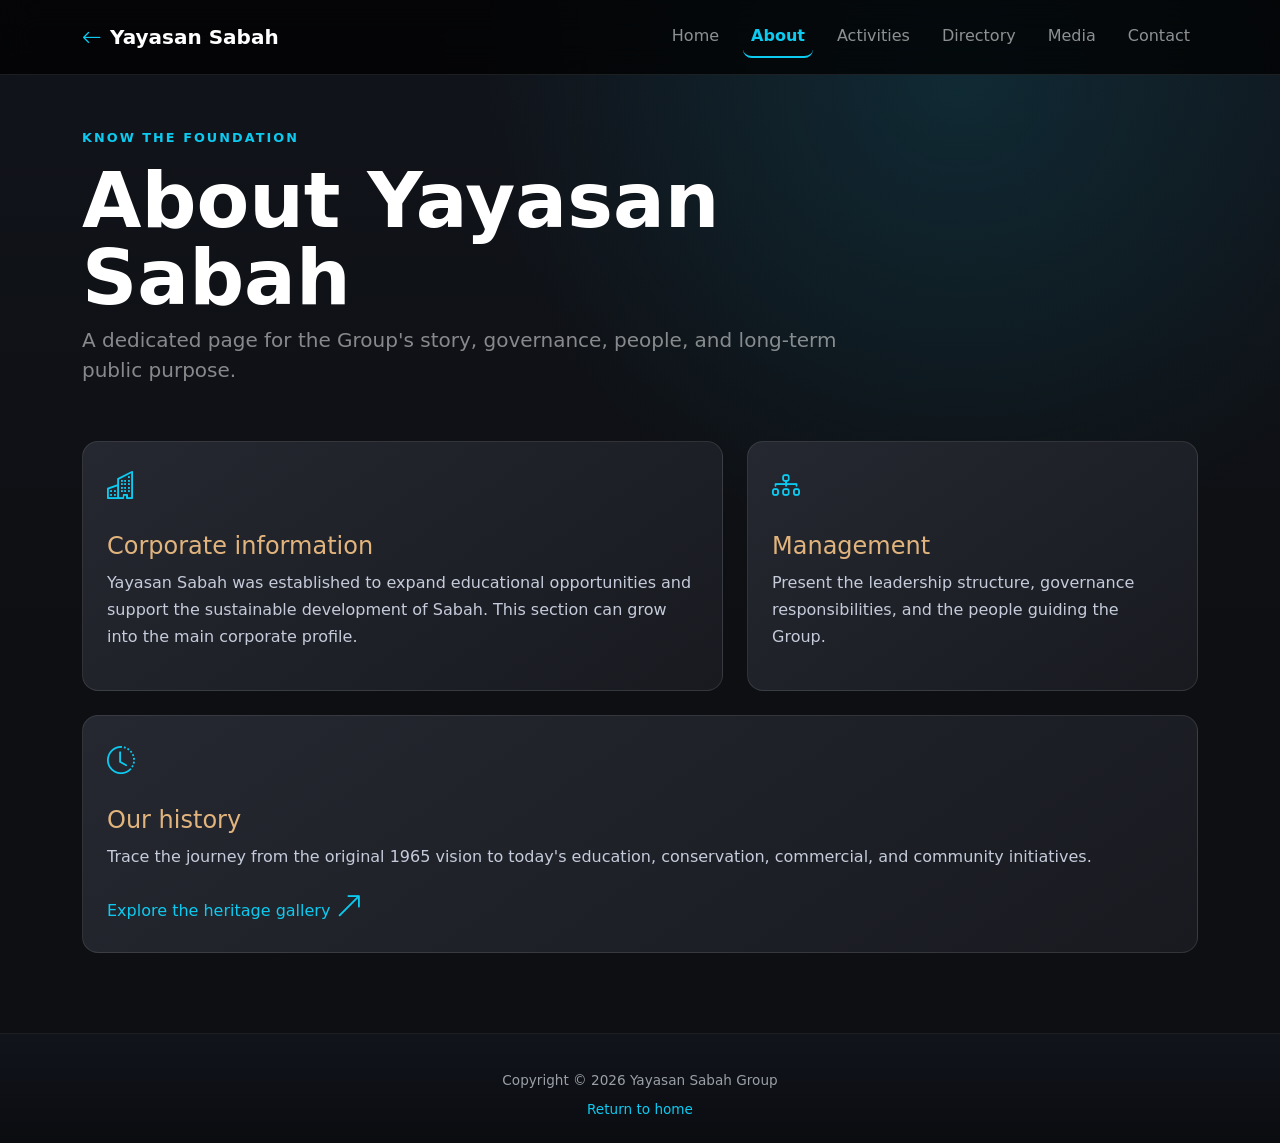
<file: about.html>
<!DOCTYPE html>
<html lang="en"><head><meta charset="UTF-8"><meta name="viewport" content="width=device-width, initial-scale=1.0"><title>About | Yayasan Sabah</title><link href="https://cdn.jsdelivr.net/npm/bootstrap@5.3.3/dist/css/bootstrap.min.css" rel="stylesheet"><link rel="stylesheet" href="https://cdn.jsdelivr.net/npm/bootstrap-icons@1.11.3/font/bootstrap-icons.min.css"><link rel="stylesheet" href="example.css"></head>
<body class="inner-page"><header class="fixed-top"><nav class="navbar navbar-expand-lg navbar-dark bg-black bg-opacity-75 backdrop-blur border-bottom border-white border-opacity-10 py-3 px-3 px-xl-5"><div class="container"><a class="navbar-brand fw-bold" href="index.html"><i class="bi bi-arrow-left me-2 text-info"></i>Yayasan Sabah</a><button class="navbar-toggler" data-bs-toggle="collapse" data-bs-target="#pageNav" aria-label="Toggle navigation"><span class="navbar-toggler-icon"></span></button><div id="pageNav" class="collapse navbar-collapse"><div class="navbar-nav ms-auto gap-lg-3"><a class="nav-link" href="index.html">Home</a><a class="nav-link active" href="about.html">About</a><a class="nav-link" href="activities.html">Activities</a><a class="nav-link" href="directory.html">Directory</a><a class="nav-link" href="media.html">Media</a><a class="nav-link" href="contact.html">Contact</a></div></div></div></nav></header>
<main class="inner-page-main"><div class="container"><div class="inner-page-hero"><p class="inner-page-kicker">Know the foundation</p><h1 class="inner-page-title">About Yayasan Sabah</h1><p class="lead text-white-50">A dedicated page for the Group's story, governance, people, and long-term public purpose.</p></div><div class="row g-4"><div class="col-lg-7"><article class="inner-page-card" id="corporate-info"><i class="bi bi-buildings"></i><h2 class="h4 mt-4">Corporate information</h2><p>Yayasan Sabah was established to expand educational opportunities and support the sustainable development of Sabah. This section can grow into the main corporate profile.</p></article></div><div class="col-lg-5"><article class="inner-page-card" id="management"><i class="bi bi-diagram-3"></i><h2 class="h4 mt-4">Management</h2><p>Present the leadership structure, governance responsibilities, and the people guiding the Group.</p></article></div><div class="col-12"><article class="inner-page-card" id="history"><i class="bi bi-clock-history"></i><h2 class="h4 mt-4">Our history</h2><p>Trace the journey from the original 1965 vision to today's education, conservation, commercial, and community initiatives.</p><a class="inner-page-link" href="gallery.html">Explore the heritage gallery <i class="bi bi-arrow-up-right"></i></a></article></div></div></div></main><footer class="site-footer text-center"><p class="mb-2">Copyright &copy; 2026 Yayasan Sabah Group</p><a class="inner-page-link" href="index.html">Return to home</a></footer><script src="https://cdn.jsdelivr.net/npm/bootstrap@5.3.3/dist/js/bootstrap.bundle.min.js"></script><script src="js/app.js"></script></body></html>
</file>
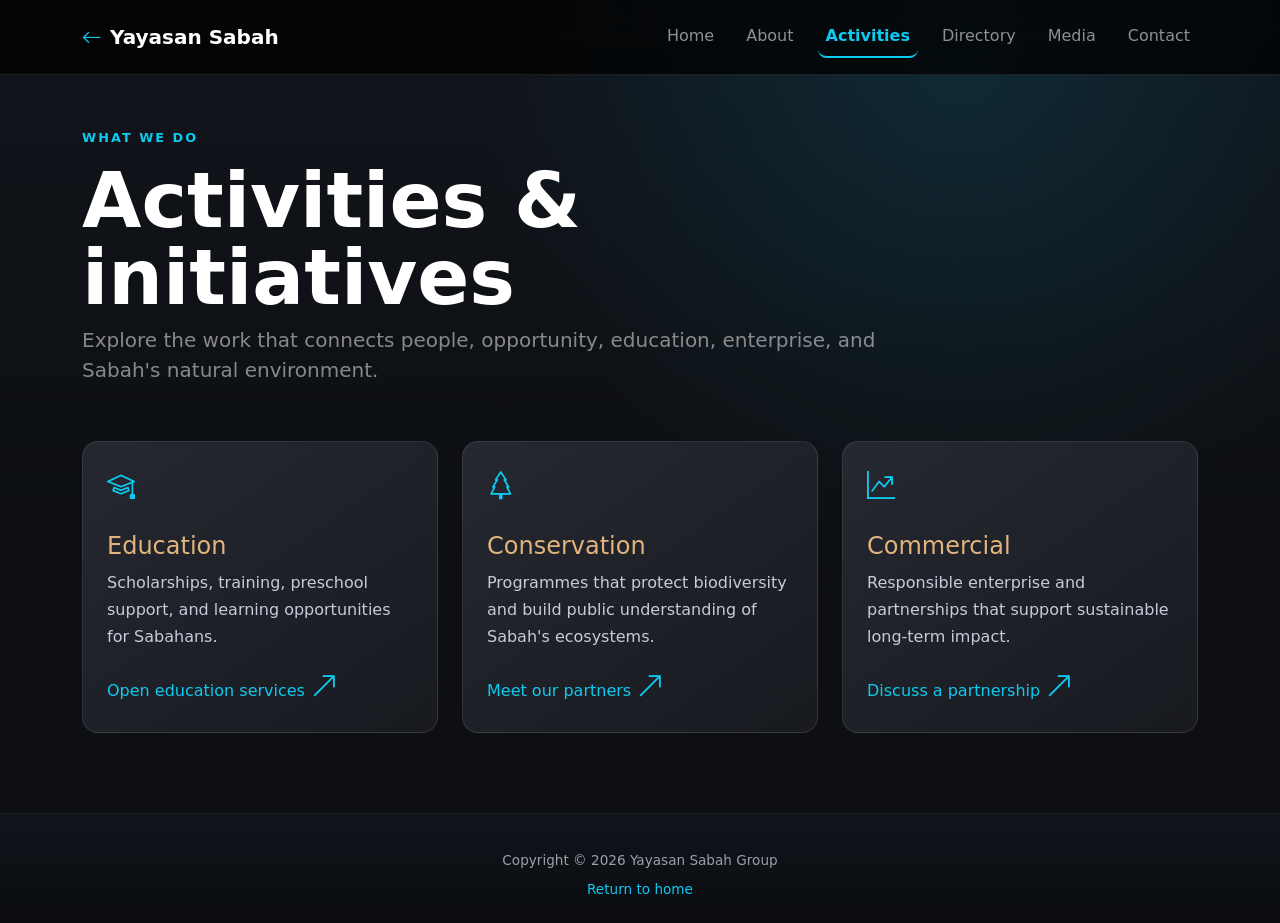
<file: activities.html>
<!DOCTYPE html>
<html lang="en"><head><meta charset="UTF-8"><meta name="viewport" content="width=device-width, initial-scale=1.0"><title>Activities | Yayasan Sabah</title><link href="https://cdn.jsdelivr.net/npm/bootstrap@5.3.3/dist/css/bootstrap.min.css" rel="stylesheet"><link rel="stylesheet" href="https://cdn.jsdelivr.net/npm/bootstrap-icons@1.11.3/font/bootstrap-icons.min.css"><link rel="stylesheet" href="example.css"></head>
<body class="inner-page"><header class="fixed-top"><nav class="navbar navbar-expand-lg navbar-dark bg-black bg-opacity-75 backdrop-blur border-bottom border-white border-opacity-10 py-3 px-3 px-xl-5"><div class="container"><a class="navbar-brand fw-bold" href="index.html"><i class="bi bi-arrow-left me-2 text-info"></i>Yayasan Sabah</a><button class="navbar-toggler" data-bs-toggle="collapse" data-bs-target="#pageNav" aria-label="Toggle navigation"><span class="navbar-toggler-icon"></span></button><div id="pageNav" class="collapse navbar-collapse"><div class="navbar-nav ms-auto gap-lg-3"><a class="nav-link" href="index.html">Home</a><a class="nav-link" href="about.html">About</a><a class="nav-link active" href="activities.html">Activities</a><a class="nav-link" href="directory.html">Directory</a><a class="nav-link" href="media.html">Media</a><a class="nav-link" href="contact.html">Contact</a></div></div></div></nav></header>
<main class="inner-page-main"><div class="container"><div class="inner-page-hero"><p class="inner-page-kicker">What we do</p><h1 class="inner-page-title">Activities &amp; initiatives</h1><p class="lead text-white-50">Explore the work that connects people, opportunity, education, enterprise, and Sabah's natural environment.</p></div><div class="row g-4"><div class="col-md-4"><article class="inner-page-card" id="education"><i class="bi bi-mortarboard"></i><h2 class="h4 mt-4">Education</h2><p>Scholarships, training, preschool support, and learning opportunities for Sabahans.</p><a class="inner-page-link" href="links.html#education-sponsorship">Open education services <i class="bi bi-arrow-up-right"></i></a></article></div><div class="col-md-4"><article class="inner-page-card" id="conservation"><i class="bi bi-tree"></i><h2 class="h4 mt-4">Conservation</h2><p>Programmes that protect biodiversity and build public understanding of Sabah's ecosystems.</p><a class="inner-page-link" href="affiliation.html">Meet our partners <i class="bi bi-arrow-up-right"></i></a></article></div><div class="col-md-4"><article class="inner-page-card" id="commercial"><i class="bi bi-graph-up-arrow"></i><h2 class="h4 mt-4">Commercial</h2><p>Responsible enterprise and partnerships that support sustainable long-term impact.</p><a class="inner-page-link" href="contact.html">Discuss a partnership <i class="bi bi-arrow-up-right"></i></a></article></div></div></div></main><footer class="site-footer text-center"><p class="mb-2">Copyright &copy; 2026 Yayasan Sabah Group</p><a class="inner-page-link" href="index.html">Return to home</a></footer><script src="https://cdn.jsdelivr.net/npm/bootstrap@5.3.3/dist/js/bootstrap.bundle.min.js"></script><script src="js/app.js"></script></body></html>
</file>
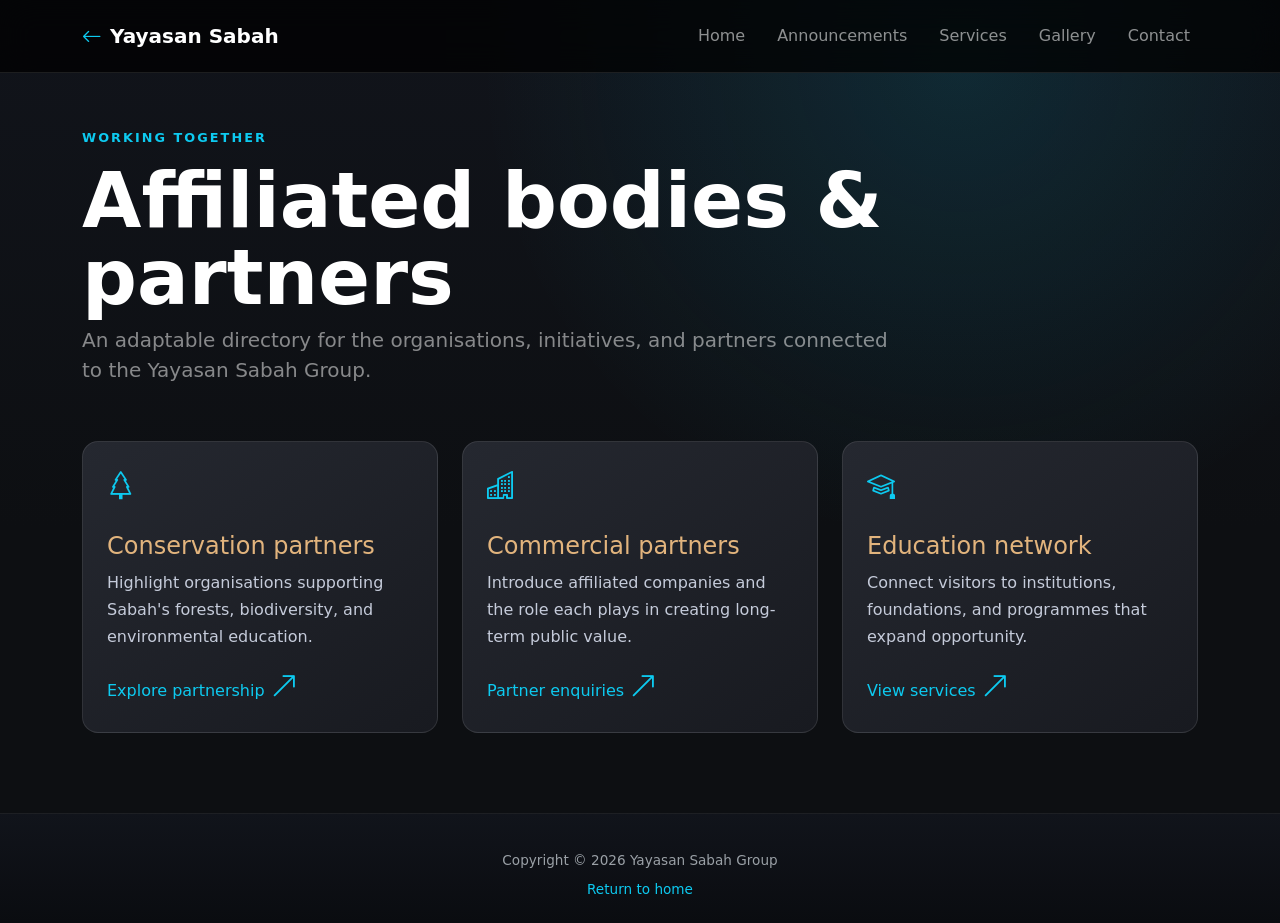
<file: affiliation.html>
<!DOCTYPE html>
<html lang="en"><head><meta charset="UTF-8"><meta name="viewport" content="width=device-width, initial-scale=1.0"><title>Affiliations | Yayasan Sabah</title><link href="https://cdn.jsdelivr.net/npm/bootstrap@5.3.3/dist/css/bootstrap.min.css" rel="stylesheet"><link rel="stylesheet" href="https://cdn.jsdelivr.net/npm/bootstrap-icons@1.11.3/font/bootstrap-icons.min.css"><link rel="stylesheet" href="example.css"></head>
<body class="inner-page"><header class="fixed-top"><nav class="navbar navbar-expand-lg navbar-dark bg-black bg-opacity-75 backdrop-blur border-bottom border-white border-opacity-10 py-3 px-3 px-xl-5"><div class="container"><a class="navbar-brand fw-bold" href="index.html"><i class="bi bi-arrow-left me-2 text-info"></i>Yayasan Sabah</a><button class="navbar-toggler" data-bs-toggle="collapse" data-bs-target="#pageNav" aria-label="Toggle navigation"><span class="navbar-toggler-icon"></span></button><div id="pageNav" class="collapse navbar-collapse"><div class="navbar-nav ms-auto gap-lg-3"><a class="nav-link" href="index.html">Home</a><a class="nav-link" href="announcements.html">Announcements</a><a class="nav-link" href="links.html">Services</a><a class="nav-link" href="gallery.html">Gallery</a><a class="nav-link" href="contact.html">Contact</a></div></div></div></nav></header>
<main class="inner-page-main"><div class="container"><div class="inner-page-hero"><p class="inner-page-kicker">Working together</p><h1 class="inner-page-title">Affiliated bodies &amp; partners</h1><p class="lead text-white-50">An adaptable directory for the organisations, initiatives, and partners connected to the Yayasan Sabah Group.</p></div><div class="row g-4"><div class="col-md-6 col-lg-4"><article class="inner-page-card"><i class="bi bi-tree"></i><h2 class="h4 mt-4">Conservation partners</h2><p>Highlight organisations supporting Sabah's forests, biodiversity, and environmental education.</p><a class="inner-page-link" href="contact.html">Explore partnership <i class="bi bi-arrow-up-right"></i></a></article></div><div class="col-md-6 col-lg-4"><article class="inner-page-card" id="partners"><i class="bi bi-buildings"></i><h2 class="h4 mt-4">Commercial partners</h2><p>Introduce affiliated companies and the role each plays in creating long-term public value.</p><a class="inner-page-link" href="contact.html">Partner enquiries <i class="bi bi-arrow-up-right"></i></a></article></div><div class="col-md-6 col-lg-4"><article class="inner-page-card"><i class="bi bi-mortarboard"></i><h2 class="h4 mt-4">Education network</h2><p>Connect visitors to institutions, foundations, and programmes that expand opportunity.</p><a class="inner-page-link" href="links.html">View services <i class="bi bi-arrow-up-right"></i></a></article></div></div></div></main><footer class="site-footer text-center"><p class="mb-2">Copyright &copy; 2026 Yayasan Sabah Group</p><a class="inner-page-link" href="index.html">Return to home</a></footer><script src="https://cdn.jsdelivr.net/npm/bootstrap@5.3.3/dist/js/bootstrap.bundle.min.js"></script><script src="js/app.js"></script></body></html>
</file>
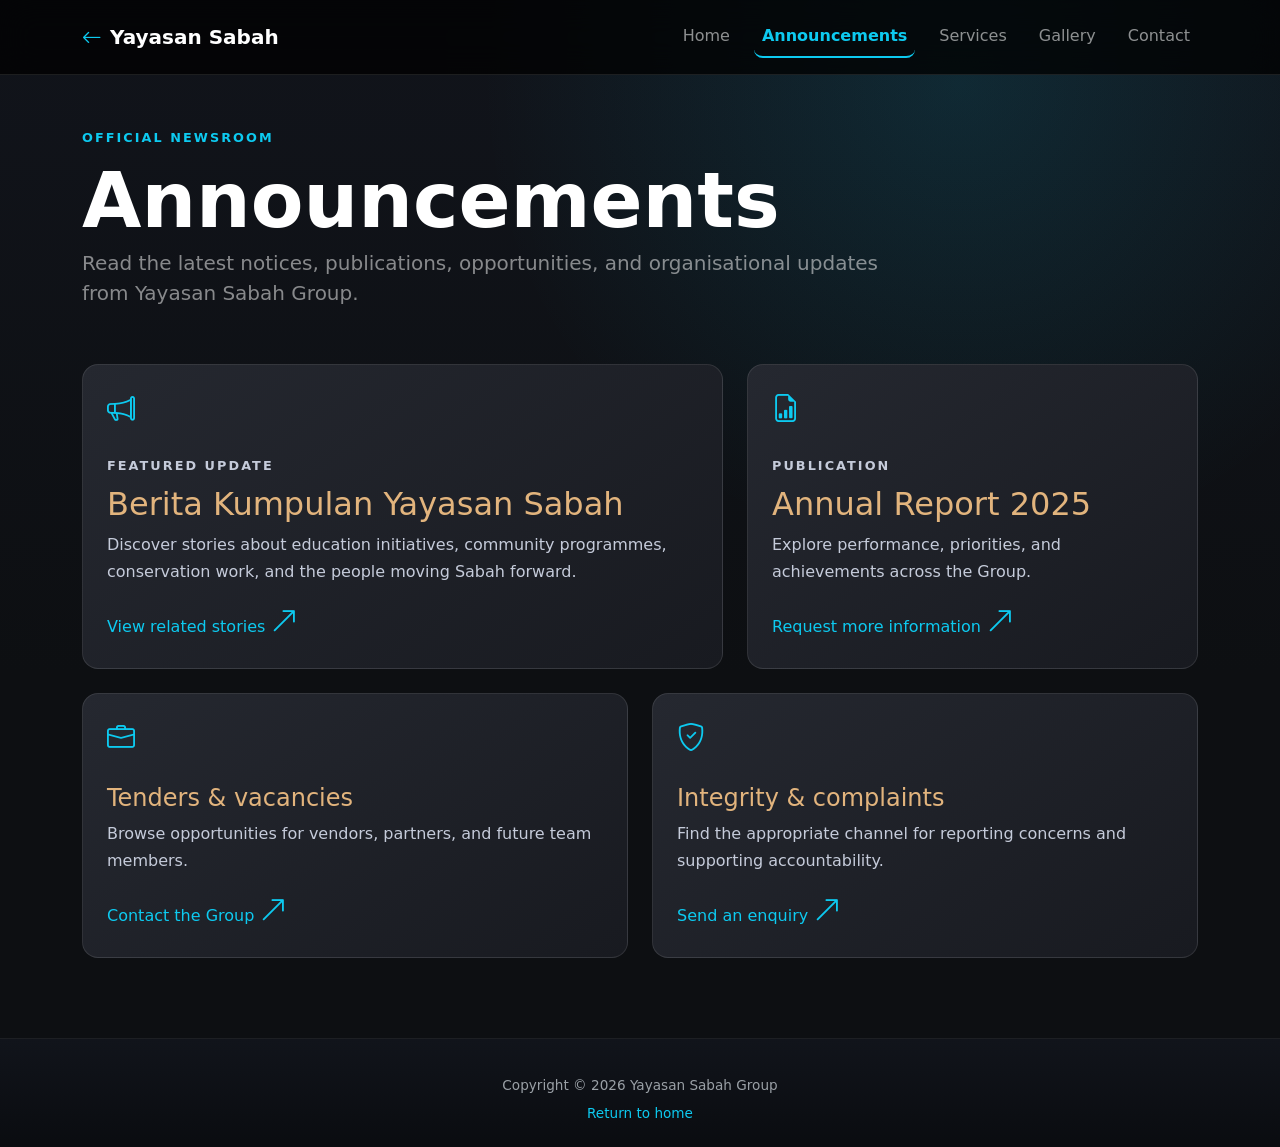
<file: announcement.html>
<!DOCTYPE html>
<html lang="en"><head><meta charset="UTF-8"><meta name="viewport" content="width=device-width, initial-scale=1.0"><title>Announcement | Yayasan Sabah</title><link href="https://cdn.jsdelivr.net/npm/bootstrap@5.3.3/dist/css/bootstrap.min.css" rel="stylesheet"><link rel="stylesheet" href="https://cdn.jsdelivr.net/npm/bootstrap-icons@1.11.3/font/bootstrap-icons.min.css"><link rel="stylesheet" href="example.css"></head>
<body class="inner-page"><header class="fixed-top"><nav class="navbar navbar-expand-lg navbar-dark bg-black bg-opacity-75 backdrop-blur border-bottom border-white border-opacity-10 py-3 px-3 px-xl-5"><div class="container"><a class="navbar-brand fw-bold" href="index.html"><i class="bi bi-arrow-left me-2 text-info"></i>Yayasan Sabah</a><button class="navbar-toggler" data-bs-toggle="collapse" data-bs-target="#pageNav" aria-label="Toggle navigation"><span class="navbar-toggler-icon"></span></button><div id="pageNav" class="collapse navbar-collapse"><div class="navbar-nav ms-auto gap-lg-3"><a class="nav-link" href="index.html">Home</a><a class="nav-link active" href="announcement.html">Announcements</a><a class="nav-link" href="services.html">Services</a><a class="nav-link" href="gallery.html">Gallery</a><a class="nav-link" href="contact.html">Contact</a></div></div></div></nav></header>
<main class="inner-page-main"><div class="container"><div class="inner-page-hero"><p class="inner-page-kicker">Official newsroom</p><h1 class="inner-page-title">Announcements</h1><p class="lead text-white-50">Read the latest notices, publications, opportunities, and organisational updates from Yayasan Sabah Group.</p></div><div class="row g-4"><div class="col-lg-7"><article class="inner-page-card"><i class="bi bi-megaphone"></i><p class="inner-page-kicker mt-4 mb-2">Featured update</p><h2>Berita Kumpulan Yayasan Sabah</h2><p>Discover stories about education initiatives, community programmes, conservation work, and the people moving Sabah forward.</p><a class="inner-page-link" href="gallery.html">View related stories <i class="bi bi-arrow-up-right"></i></a></article></div><div class="col-lg-5"><article class="inner-page-card"><i class="bi bi-file-earmark-bar-graph"></i><p class="inner-page-kicker mt-4 mb-2">Publication</p><h2>Annual Report 2025</h2><p>Explore performance, priorities, and achievements across the Group.</p><a class="inner-page-link" href="contact.html">Request more information <i class="bi bi-arrow-up-right"></i></a></article></div><div class="col-md-6"><article class="inner-page-card"><i class="bi bi-briefcase"></i><h3 class="h4 mt-4">Tenders &amp; vacancies</h3><p>Browse opportunities for vendors, partners, and future team members.</p><a class="inner-page-link" href="contact.html">Contact the Group <i class="bi bi-arrow-up-right"></i></a></article></div><div class="col-md-6"><article class="inner-page-card"><i class="bi bi-shield-check"></i><h3 class="h4 mt-4">Integrity &amp; complaints</h3><p>Find the appropriate channel for reporting concerns and supporting accountability.</p><a class="inner-page-link" href="contact.html#feedback">Send an enquiry <i class="bi bi-arrow-up-right"></i></a></article></div></div></div></main><footer class="site-footer text-center"><p class="mb-2">Copyright &copy; 2026 Yayasan Sabah Group</p><a class="inner-page-link" href="index.html">Return to home</a></footer><script src="https://cdn.jsdelivr.net/npm/bootstrap@5.3.3/dist/js/bootstrap.bundle.min.js"></script><script src="js/app.js"></script></body></html>
</file>
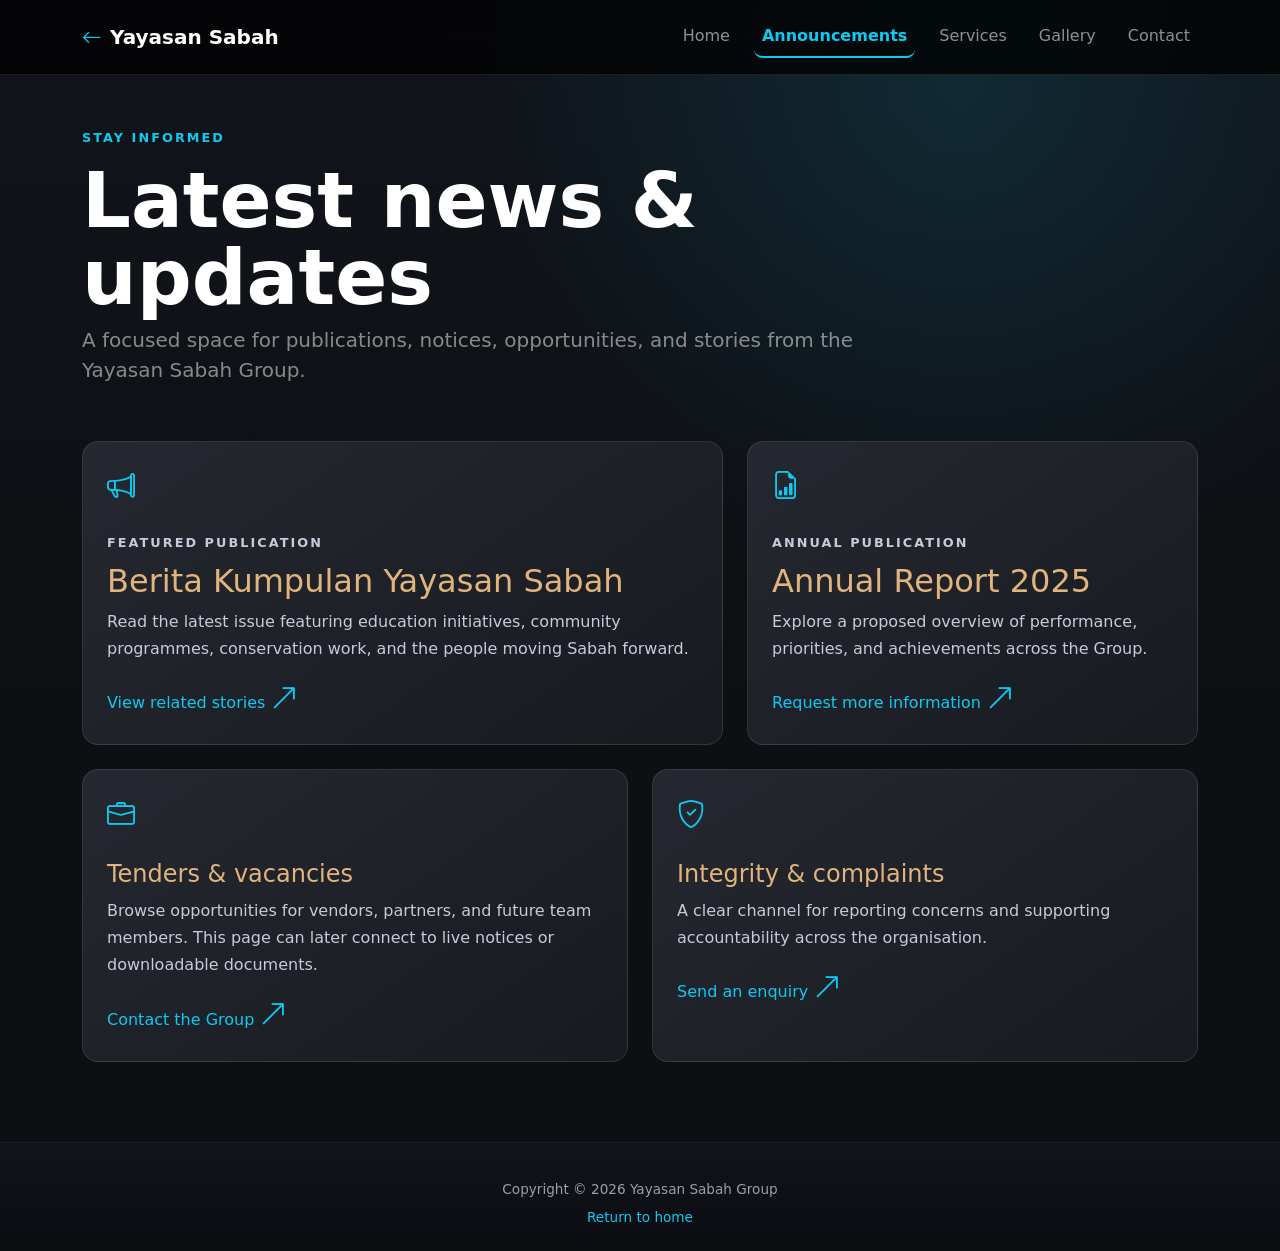
<file: announcements.html>
<!DOCTYPE html>
<html lang="en">
<head>
  <meta charset="UTF-8">
  <meta name="viewport" content="width=device-width, initial-scale=1.0">
  <title>Announcements | Yayasan Sabah</title>
  <link href="https://cdn.jsdelivr.net/npm/bootstrap@5.3.3/dist/css/bootstrap.min.css" rel="stylesheet">
  <link rel="stylesheet" href="https://cdn.jsdelivr.net/npm/bootstrap-icons@1.11.3/font/bootstrap-icons.min.css">
  <link rel="stylesheet" href="example.css">
</head>
<body class="inner-page">
  <header class="fixed-top"><nav class="navbar navbar-expand-lg navbar-dark bg-black bg-opacity-75 backdrop-blur border-bottom border-white border-opacity-10 py-3 px-3 px-xl-5"><div class="container"><a class="navbar-brand fw-bold" href="index.html"><i class="bi bi-arrow-left me-2 text-info"></i>Yayasan Sabah</a><button class="navbar-toggler" data-bs-toggle="collapse" data-bs-target="#pageNav" aria-label="Toggle navigation"><span class="navbar-toggler-icon"></span></button><div id="pageNav" class="collapse navbar-collapse"><div class="navbar-nav ms-auto gap-lg-3"><a class="nav-link" href="index.html">Home</a><a class="nav-link active" href="announcements.html">Announcements</a><a class="nav-link" href="links.html">Services</a><a class="nav-link" href="gallery.html">Gallery</a><a class="nav-link" href="contact.html">Contact</a></div></div></div></nav></header>
  <main class="inner-page-main"><div class="container">
    <div class="inner-page-hero"><p class="inner-page-kicker">Stay informed</p><h1 class="inner-page-title">Latest news &amp; updates</h1><p class="lead text-white-50">A focused space for publications, notices, opportunities, and stories from the Yayasan Sabah Group.</p></div>
    <div class="row g-4">
      <div class="col-lg-7"><article class="inner-page-card" id="awards"><i class="bi bi-megaphone"></i><p class="inner-page-kicker mt-4 mb-2">Featured publication</p><h2>Berita Kumpulan Yayasan Sabah</h2><p>Read the latest issue featuring education initiatives, community programmes, conservation work, and the people moving Sabah forward.</p><a class="inner-page-link" href="gallery.html">View related stories <i class="bi bi-arrow-up-right"></i></a></article></div>
      <div class="col-lg-5"><article class="inner-page-card" id="reports"><i class="bi bi-file-earmark-bar-graph"></i><p class="inner-page-kicker mt-4 mb-2">Annual publication</p><h2>Annual Report 2025</h2><p>Explore a proposed overview of performance, priorities, and achievements across the Group.</p><a class="inner-page-link" href="contact.html">Request more information <i class="bi bi-arrow-up-right"></i></a></article></div>
      <div class="col-md-6"><article class="inner-page-card" id="tenders"><i class="bi bi-briefcase"></i><h3 class="h4 mt-4">Tenders &amp; vacancies</h3><p>Browse opportunities for vendors, partners, and future team members. This page can later connect to live notices or downloadable documents.</p><a class="inner-page-link" href="contact.html">Contact the Group <i class="bi bi-arrow-up-right"></i></a></article></div>
      <div class="col-md-6"><article class="inner-page-card"><i class="bi bi-shield-check"></i><h3 class="h4 mt-4">Integrity &amp; complaints</h3><p>A clear channel for reporting concerns and supporting accountability across the organisation.</p><a class="inner-page-link" href="contact.html#feedback">Send an enquiry <i class="bi bi-arrow-up-right"></i></a></article></div>
    </div>
  </div></main>
  <footer class="site-footer text-center"><p class="mb-2">Copyright &copy; 2026 Yayasan Sabah Group</p><a class="inner-page-link" href="index.html">Return to home</a></footer>
  <script src="https://cdn.jsdelivr.net/npm/bootstrap@5.3.3/dist/js/bootstrap.bundle.min.js"></script><script src="js/app.js"></script>
</body>
</html>
</file>
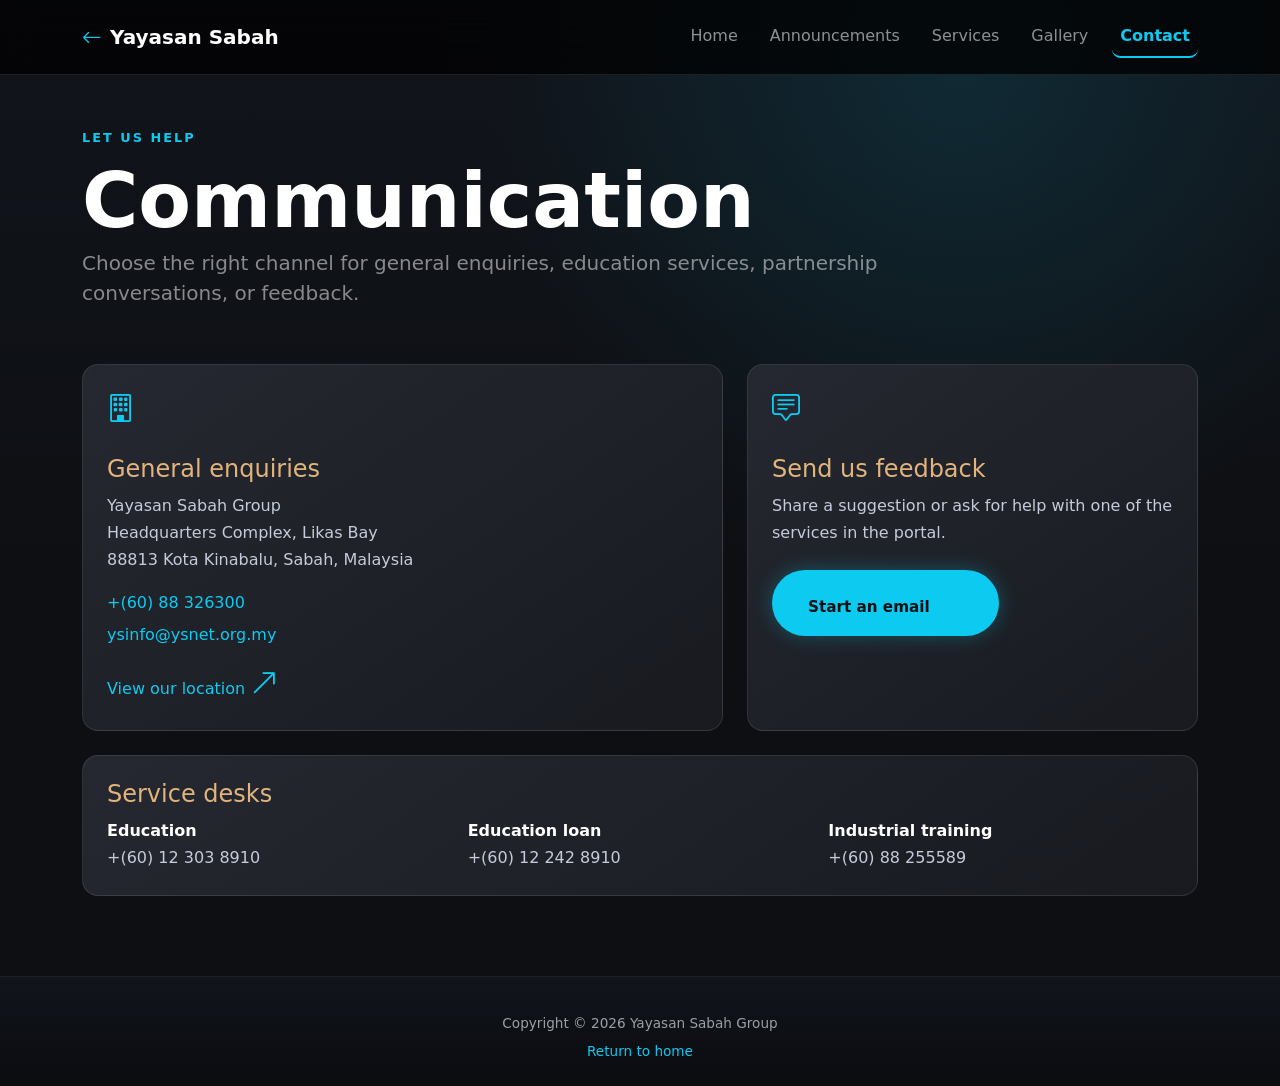
<file: contact.html>
<!DOCTYPE html>
<html lang="en"><head><meta charset="UTF-8"><meta name="viewport" content="width=device-width, initial-scale=1.0"><title>Communication | Yayasan Sabah</title><link href="https://cdn.jsdelivr.net/npm/bootstrap@5.3.3/dist/css/bootstrap.min.css" rel="stylesheet"><link rel="stylesheet" href="https://cdn.jsdelivr.net/npm/bootstrap-icons@1.11.3/font/bootstrap-icons.min.css"><link rel="stylesheet" href="example.css"></head>
<body class="inner-page"><header class="fixed-top"><nav class="navbar navbar-expand-lg navbar-dark bg-black bg-opacity-75 backdrop-blur border-bottom border-white border-opacity-10 py-3 px-3 px-xl-5"><div class="container"><a class="navbar-brand fw-bold" href="index.html"><i class="bi bi-arrow-left me-2 text-info"></i>Yayasan Sabah</a><button class="navbar-toggler" data-bs-toggle="collapse" data-bs-target="#pageNav" aria-label="Toggle navigation"><span class="navbar-toggler-icon"></span></button><div id="pageNav" class="collapse navbar-collapse"><div class="navbar-nav ms-auto gap-lg-3"><a class="nav-link" href="index.html">Home</a><a class="nav-link" href="announcements.html">Announcements</a><a class="nav-link" href="links.html">Services</a><a class="nav-link" href="gallery.html">Gallery</a><a class="nav-link active" href="contact.html">Contact</a></div></div></div></nav></header>
<main class="inner-page-main"><div class="container"><div class="inner-page-hero"><p class="inner-page-kicker">Let us help</p><h1 class="inner-page-title">Communication</h1><p class="lead text-white-50">Choose the right channel for general enquiries, education services, partnership conversations, or feedback.</p></div><div class="row g-4"><div class="col-lg-7"><article class="inner-page-card"><i class="bi bi-building"></i><h2 class="h4 mt-4">General enquiries</h2><p>Yayasan Sabah Group<br>Headquarters Complex, Likas Bay<br>88813 Kota Kinabalu, Sabah, Malaysia</p><p class="mb-1"><a class="inner-page-link" href="tel:+6088326300">+(60) 88 326300</a></p><p><a class="inner-page-link" href="mailto:ysinfo@ysnet.org.my">ysinfo@ysnet.org.my</a></p><a class="inner-page-link" href="maps.html">View our location <i class="bi bi-arrow-up-right"></i></a></article></div><div class="col-lg-5"><article class="inner-page-card" id="feedback"><i class="bi bi-chat-square-text"></i><h2 class="h4 mt-4">Send us feedback</h2><p>Share a suggestion or ask for help with one of the services in the portal.</p><a class="btn btn-maps-action mt-2" href="mailto:ysinfo@ysnet.org.my">Start an email <i class="bi bi-envelope"></i></a></article></div><div class="col-12"><article class="inner-page-card"><h2 class="h4">Service desks</h2><div class="row g-3"><div class="col-md-4"><p class="mb-0"><strong class="text-white">Education</strong><br>+(60) 12 303 8910</p></div><div class="col-md-4"><p class="mb-0"><strong class="text-white">Education loan</strong><br>+(60) 12 242 8910</p></div><div class="col-md-4"><p class="mb-0"><strong class="text-white">Industrial training</strong><br>+(60) 88 255589</p></div></div></article></div></div></div></main><footer class="site-footer text-center"><p class="mb-2">Copyright &copy; 2026 Yayasan Sabah Group</p><a class="inner-page-link" href="index.html">Return to home</a></footer><script src="https://cdn.jsdelivr.net/npm/bootstrap@5.3.3/dist/js/bootstrap.bundle.min.js"></script><script src="js/app.js"></script></body></html>
</file>
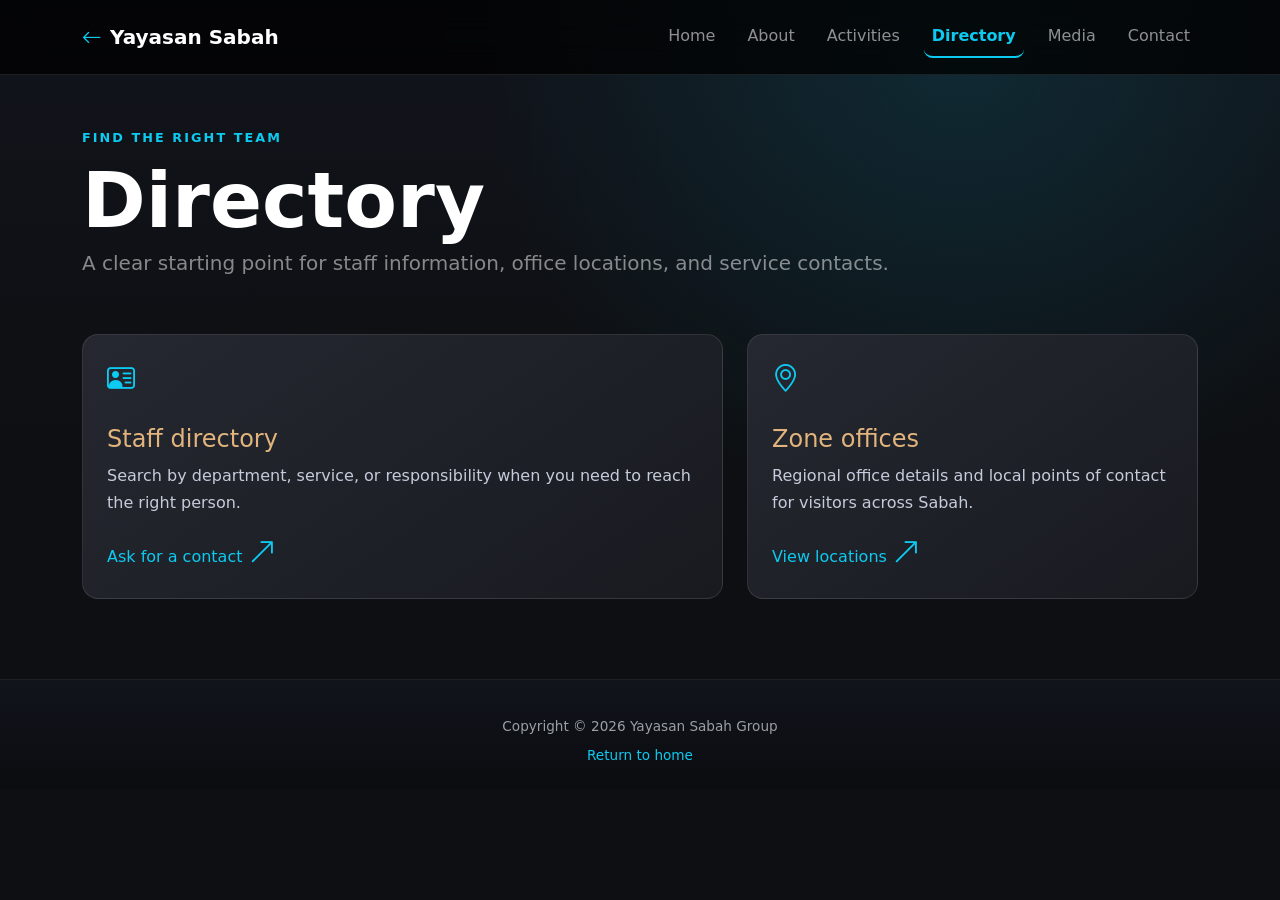
<file: directory.html>
<!DOCTYPE html>
<html lang="en"><head><meta charset="UTF-8"><meta name="viewport" content="width=device-width, initial-scale=1.0"><title>Directory | Yayasan Sabah</title><link href="https://cdn.jsdelivr.net/npm/bootstrap@5.3.3/dist/css/bootstrap.min.css" rel="stylesheet"><link rel="stylesheet" href="https://cdn.jsdelivr.net/npm/bootstrap-icons@1.11.3/font/bootstrap-icons.min.css"><link rel="stylesheet" href="example.css"></head>
<body class="inner-page"><header class="fixed-top"><nav class="navbar navbar-expand-lg navbar-dark bg-black bg-opacity-75 backdrop-blur border-bottom border-white border-opacity-10 py-3 px-3 px-xl-5"><div class="container"><a class="navbar-brand fw-bold" href="index.html"><i class="bi bi-arrow-left me-2 text-info"></i>Yayasan Sabah</a><button class="navbar-toggler" data-bs-toggle="collapse" data-bs-target="#pageNav" aria-label="Toggle navigation"><span class="navbar-toggler-icon"></span></button><div id="pageNav" class="collapse navbar-collapse"><div class="navbar-nav ms-auto gap-lg-3"><a class="nav-link" href="index.html">Home</a><a class="nav-link" href="about.html">About</a><a class="nav-link" href="activities.html">Activities</a><a class="nav-link active" href="directory.html">Directory</a><a class="nav-link" href="media.html">Media</a><a class="nav-link" href="contact.html">Contact</a></div></div></div></nav></header>
<main class="inner-page-main"><div class="container"><div class="inner-page-hero"><p class="inner-page-kicker">Find the right team</p><h1 class="inner-page-title">Directory</h1><p class="lead text-white-50">A clear starting point for staff information, office locations, and service contacts.</p></div><div class="row g-4"><div class="col-lg-7"><article class="inner-page-card" id="staff-directory"><i class="bi bi-person-vcard"></i><h2 class="h4 mt-4">Staff directory</h2><p>Search by department, service, or responsibility when you need to reach the right person.</p><a class="inner-page-link" href="contact.html">Ask for a contact <i class="bi bi-arrow-up-right"></i></a></article></div><div class="col-lg-5"><article class="inner-page-card" id="zone-offices"><i class="bi bi-geo-alt"></i><h2 class="h4 mt-4">Zone offices</h2><p>Regional office details and local points of contact for visitors across Sabah.</p><a class="inner-page-link" href="maps.html">View locations <i class="bi bi-arrow-up-right"></i></a></article></div></div></div></main><footer class="site-footer text-center"><p class="mb-2">Copyright &copy; 2026 Yayasan Sabah Group</p><a class="inner-page-link" href="index.html">Return to home</a></footer><script src="https://cdn.jsdelivr.net/npm/bootstrap@5.3.3/dist/js/bootstrap.bundle.min.js"></script><script src="js/app.js"></script></body></html>
</file>
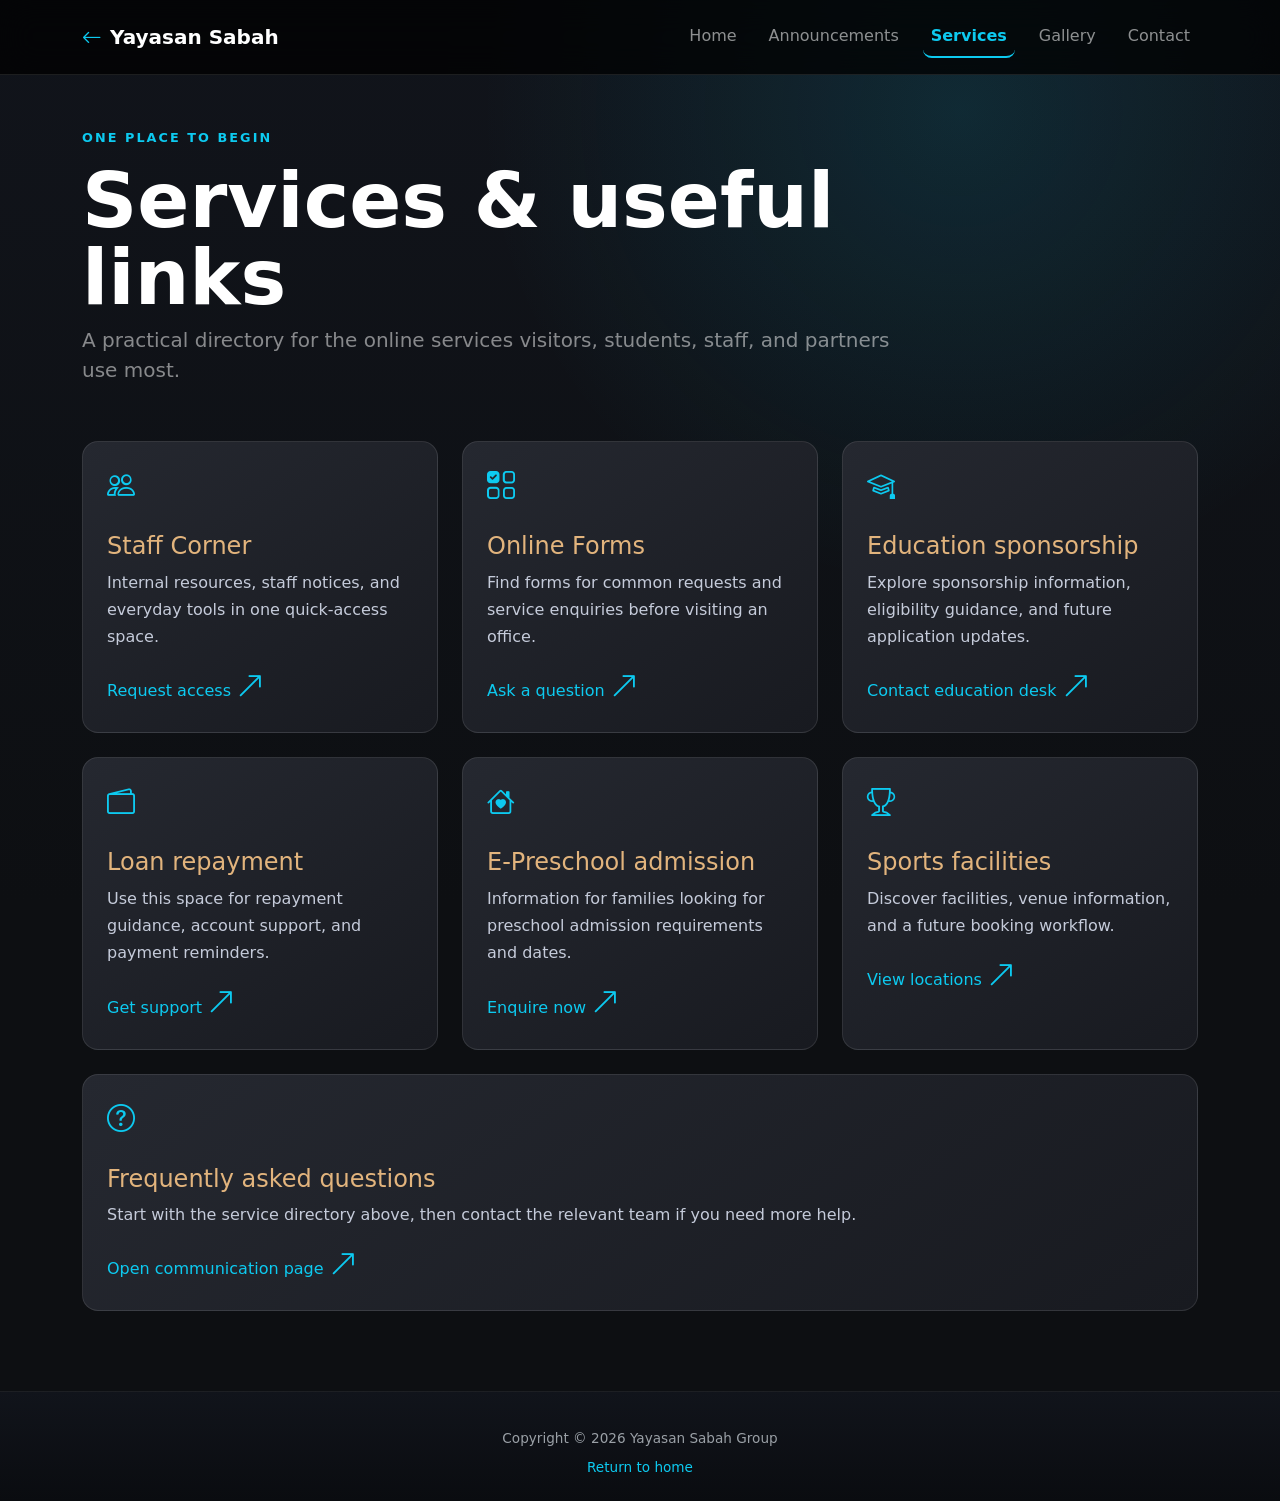
<file: links.html>
<!DOCTYPE html>
<html lang="en">
<head>
  <meta charset="UTF-8"><meta name="viewport" content="width=device-width, initial-scale=1.0"><title>Portal Links | Yayasan Sabah</title>
  <link href="https://cdn.jsdelivr.net/npm/bootstrap@5.3.3/dist/css/bootstrap.min.css" rel="stylesheet"><link rel="stylesheet" href="https://cdn.jsdelivr.net/npm/bootstrap-icons@1.11.3/font/bootstrap-icons.min.css"><link rel="stylesheet" href="example.css">
</head>
<body class="inner-page">
<header class="fixed-top"><nav class="navbar navbar-expand-lg navbar-dark bg-black bg-opacity-75 backdrop-blur border-bottom border-white border-opacity-10 py-3 px-3 px-xl-5"><div class="container"><a class="navbar-brand fw-bold" href="index.html"><i class="bi bi-arrow-left me-2 text-info"></i>Yayasan Sabah</a><button class="navbar-toggler" data-bs-toggle="collapse" data-bs-target="#pageNav" aria-label="Toggle navigation"><span class="navbar-toggler-icon"></span></button><div id="pageNav" class="collapse navbar-collapse"><div class="navbar-nav ms-auto gap-lg-3"><a class="nav-link" href="index.html">Home</a><a class="nav-link" href="announcements.html">Announcements</a><a class="nav-link active" href="links.html">Services</a><a class="nav-link" href="gallery.html">Gallery</a><a class="nav-link" href="contact.html">Contact</a></div></div></div></nav></header>
<main class="inner-page-main"><div class="container"><div class="inner-page-hero"><p class="inner-page-kicker">One place to begin</p><h1 class="inner-page-title">Services &amp; useful links</h1><p class="lead text-white-50">A practical directory for the online services visitors, students, staff, and partners use most.</p></div><div class="row g-4">
<div class="col-md-6 col-lg-4"><article class="inner-page-card" id="staff-corner"><i class="bi bi-people"></i><h2 class="h4 mt-4">Staff Corner</h2><p>Internal resources, staff notices, and everyday tools in one quick-access space.</p><a class="inner-page-link" href="contact.html">Request access <i class="bi bi-arrow-up-right"></i></a></article></div>
<div class="col-md-6 col-lg-4"><article class="inner-page-card" id="online-forms"><i class="bi bi-ui-checks-grid"></i><h2 class="h4 mt-4">Online Forms</h2><p>Find forms for common requests and service enquiries before visiting an office.</p><a class="inner-page-link" href="contact.html">Ask a question <i class="bi bi-arrow-up-right"></i></a></article></div>
<div class="col-md-6 col-lg-4"><article class="inner-page-card" id="education-sponsorship"><i class="bi bi-mortarboard"></i><h2 class="h4 mt-4">Education sponsorship</h2><p>Explore sponsorship information, eligibility guidance, and future application updates.</p><a class="inner-page-link" href="contact.html">Contact education desk <i class="bi bi-arrow-up-right"></i></a></article></div>
<div class="col-md-6 col-lg-4"><article class="inner-page-card" id="loan-repayment"><i class="bi bi-wallet2"></i><h2 class="h4 mt-4">Loan repayment</h2><p>Use this space for repayment guidance, account support, and payment reminders.</p><a class="inner-page-link" href="contact.html">Get support <i class="bi bi-arrow-up-right"></i></a></article></div>
<div class="col-md-6 col-lg-4"><article class="inner-page-card" id="preschool"><i class="bi bi-house-heart"></i><h2 class="h4 mt-4">E-Preschool admission</h2><p>Information for families looking for preschool admission requirements and dates.</p><a class="inner-page-link" href="contact.html">Enquire now <i class="bi bi-arrow-up-right"></i></a></article></div>
<div class="col-md-6 col-lg-4"><article class="inner-page-card" id="sports"><i class="bi bi-trophy"></i><h2 class="h4 mt-4">Sports facilities</h2><p>Discover facilities, venue information, and a future booking workflow.</p><a class="inner-page-link" href="maps.html">View locations <i class="bi bi-arrow-up-right"></i></a></article></div>
<div class="col-12"><article class="inner-page-card" id="faq"><i class="bi bi-question-circle"></i><h2 class="h4 mt-4">Frequently asked questions</h2><p>Start with the service directory above, then contact the relevant team if you need more help.</p><a class="inner-page-link" href="contact.html">Open communication page <i class="bi bi-arrow-up-right"></i></a></article></div>
</div></div></main><footer class="site-footer text-center"><p class="mb-2">Copyright &copy; 2026 Yayasan Sabah Group</p><a class="inner-page-link" href="index.html">Return to home</a></footer><script src="https://cdn.jsdelivr.net/npm/bootstrap@5.3.3/dist/js/bootstrap.bundle.min.js"></script><script src="js/app.js"></script>
</body></html>
</file>
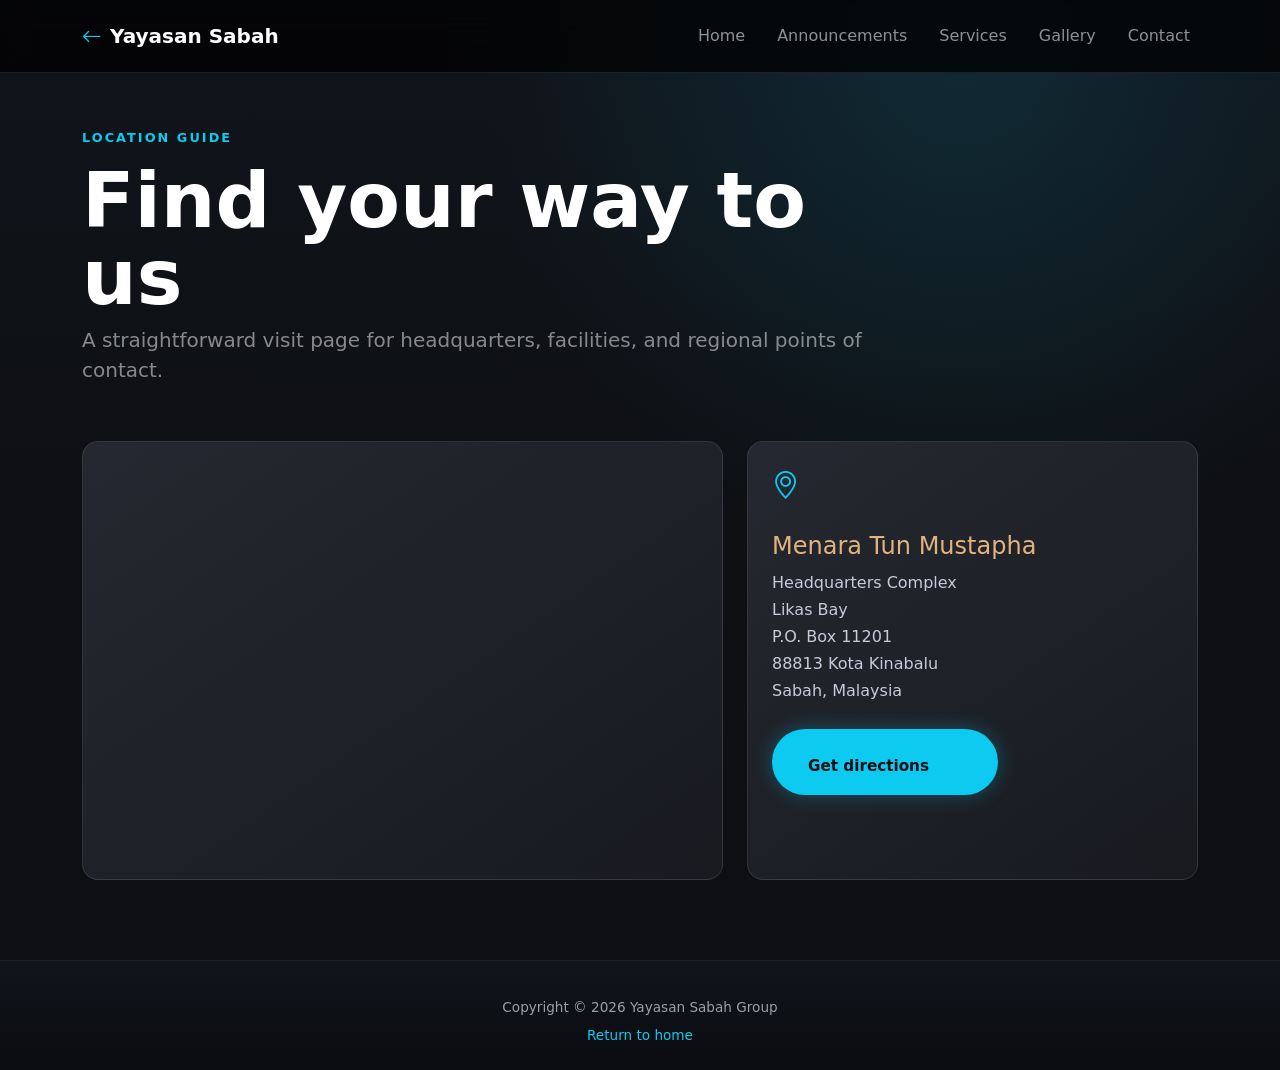
<file: maps.html>
<!DOCTYPE html>
<html lang="en"><head><meta charset="UTF-8"><meta name="viewport" content="width=device-width, initial-scale=1.0"><title>Visit Us | Yayasan Sabah</title><link href="https://cdn.jsdelivr.net/npm/bootstrap@5.3.3/dist/css/bootstrap.min.css" rel="stylesheet"><link rel="stylesheet" href="https://cdn.jsdelivr.net/npm/bootstrap-icons@1.11.3/font/bootstrap-icons.min.css"><link rel="stylesheet" href="example.css"></head>
<body class="inner-page"><header class="fixed-top"><nav class="navbar navbar-expand-lg navbar-dark bg-black bg-opacity-75 backdrop-blur border-bottom border-white border-opacity-10 py-3 px-3 px-xl-5"><div class="container"><a class="navbar-brand fw-bold" href="index.html"><i class="bi bi-arrow-left me-2 text-info"></i>Yayasan Sabah</a><button class="navbar-toggler" data-bs-toggle="collapse" data-bs-target="#pageNav" aria-label="Toggle navigation"><span class="navbar-toggler-icon"></span></button><div id="pageNav" class="collapse navbar-collapse"><div class="navbar-nav ms-auto gap-lg-3"><a class="nav-link" href="index.html">Home</a><a class="nav-link" href="announcements.html">Announcements</a><a class="nav-link" href="links.html">Services</a><a class="nav-link" href="gallery.html">Gallery</a><a class="nav-link" href="contact.html">Contact</a></div></div></div></nav></header>
<main class="inner-page-main"><div class="container"><div class="inner-page-hero"><p class="inner-page-kicker">Location guide</p><h1 class="inner-page-title">Find your way to us</h1><p class="lead text-white-50">A straightforward visit page for headquarters, facilities, and regional points of contact.</p></div><div class="row g-4 align-items-stretch"><div class="col-lg-7"><div class="inner-page-card p-0 overflow-hidden h-100"><iframe class="w-100 h-100" style="min-height:430px;border:0;filter:grayscale(1) contrast(1.1)" src="https://www.google.com/maps/embed?pb=!1m18!1m12!1m3!1d3968.040243438258!2d116.10826647587893!3d5.9877477892976295!2m3!1f0!2f0!3f0!3m2!1i1024!2i768!4f13.1!3m3!1m2!1s0x323b6992d9d1502f%3A0xb36ef39f29aa4be3!2sMenara%20Tun%20Mustapha%20(Yayasan%20Sabah)!5e0!3m2!1sen!2smy!4v1700000000000!5m2!1sen!2smy" title="Yayasan Sabah location"></iframe></div></div><div class="col-lg-5"><article class="inner-page-card"><i class="bi bi-geo-alt"></i><h2 class="h4 mt-4">Menara Tun Mustapha</h2><p>Headquarters Complex<br>Likas Bay<br>P.O. Box 11201<br>88813 Kota Kinabalu<br>Sabah, Malaysia</p><a class="btn btn-maps-action mt-2" href="https://maps.google.com" target="_blank" rel="noopener noreferrer">Get directions <i class="bi bi-arrow-up-right"></i></a></article></div></div></div></main><footer class="site-footer text-center"><p class="mb-2">Copyright &copy; 2026 Yayasan Sabah Group</p><a class="inner-page-link" href="index.html">Return to home</a></footer><script src="https://cdn.jsdelivr.net/npm/bootstrap@5.3.3/dist/js/bootstrap.bundle.min.js"></script><script src="js/app.js"></script></body></html>
</file>
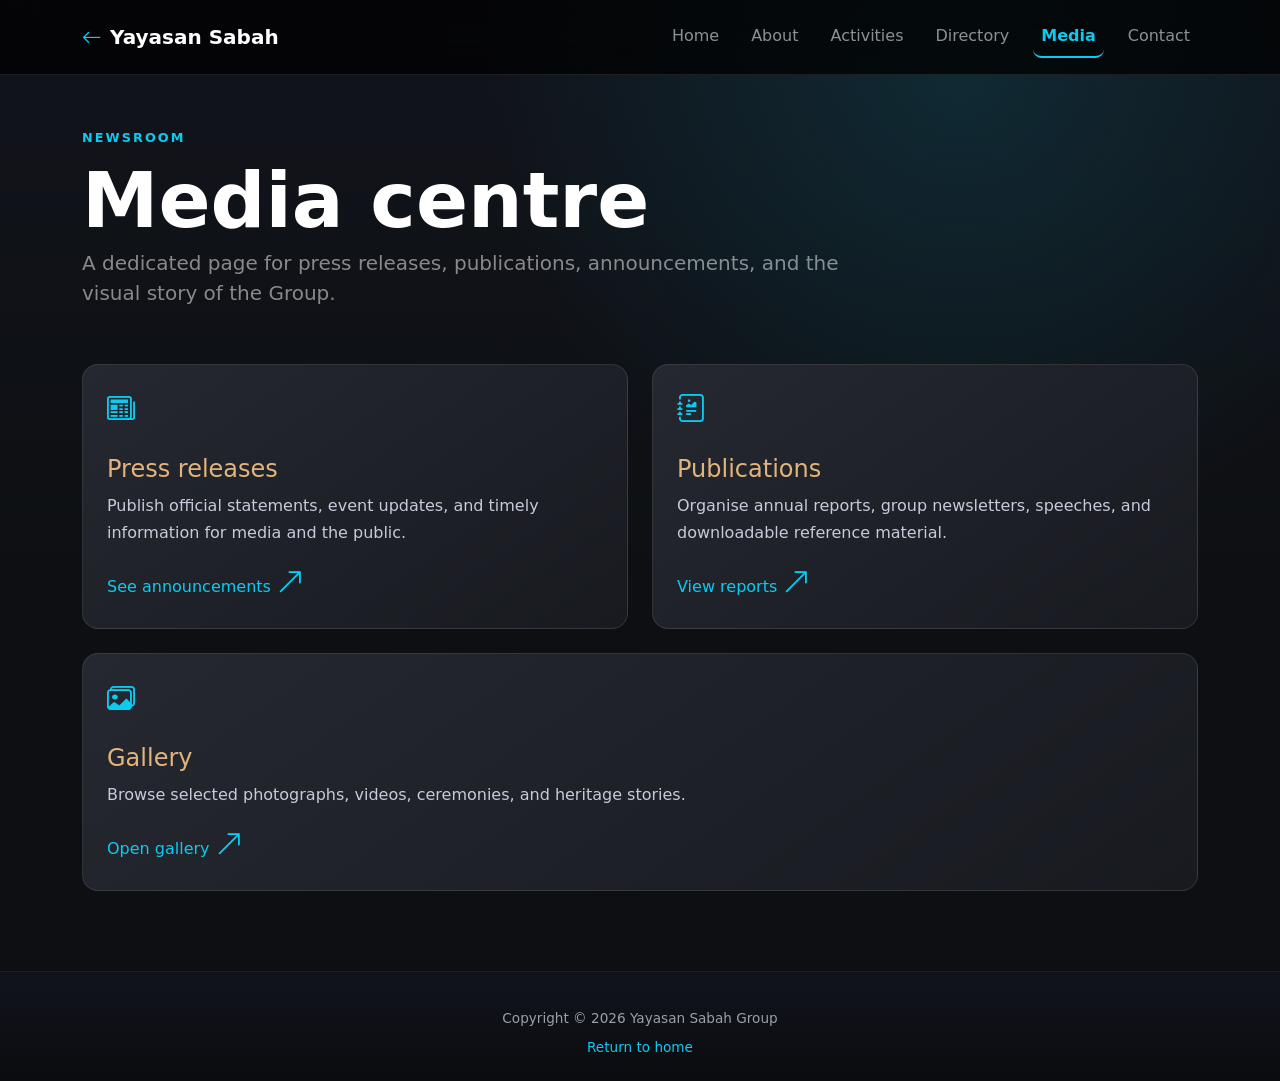
<file: media.html>
<!DOCTYPE html>
<html lang="en"><head><meta charset="UTF-8"><meta name="viewport" content="width=device-width, initial-scale=1.0"><title>Media | Yayasan Sabah</title><link href="https://cdn.jsdelivr.net/npm/bootstrap@5.3.3/dist/css/bootstrap.min.css" rel="stylesheet"><link rel="stylesheet" href="https://cdn.jsdelivr.net/npm/bootstrap-icons@1.11.3/font/bootstrap-icons.min.css"><link rel="stylesheet" href="example.css"></head>
<body class="inner-page"><header class="fixed-top"><nav class="navbar navbar-expand-lg navbar-dark bg-black bg-opacity-75 backdrop-blur border-bottom border-white border-opacity-10 py-3 px-3 px-xl-5"><div class="container"><a class="navbar-brand fw-bold" href="index.html"><i class="bi bi-arrow-left me-2 text-info"></i>Yayasan Sabah</a><button class="navbar-toggler" data-bs-toggle="collapse" data-bs-target="#pageNav" aria-label="Toggle navigation"><span class="navbar-toggler-icon"></span></button><div id="pageNav" class="collapse navbar-collapse"><div class="navbar-nav ms-auto gap-lg-3"><a class="nav-link" href="index.html">Home</a><a class="nav-link" href="about.html">About</a><a class="nav-link" href="activities.html">Activities</a><a class="nav-link" href="directory.html">Directory</a><a class="nav-link active" href="media.html">Media</a><a class="nav-link" href="contact.html">Contact</a></div></div></div></nav></header>
<main class="inner-page-main"><div class="container"><div class="inner-page-hero"><p class="inner-page-kicker">Newsroom</p><h1 class="inner-page-title">Media centre</h1><p class="lead text-white-50">A dedicated page for press releases, publications, announcements, and the visual story of the Group.</p></div><div class="row g-4"><div class="col-md-6"><article class="inner-page-card" id="press-release"><i class="bi bi-newspaper"></i><h2 class="h4 mt-4">Press releases</h2><p>Publish official statements, event updates, and timely information for media and the public.</p><a class="inner-page-link" href="announcements.html">See announcements <i class="bi bi-arrow-up-right"></i></a></article></div><div class="col-md-6"><article class="inner-page-card" id="publications"><i class="bi bi-journal-richtext"></i><h2 class="h4 mt-4">Publications</h2><p>Organise annual reports, group newsletters, speeches, and downloadable reference material.</p><a class="inner-page-link" href="announcements.html#reports">View reports <i class="bi bi-arrow-up-right"></i></a></article></div><div class="col-12"><article class="inner-page-card"><i class="bi bi-images"></i><h2 class="h4 mt-4">Gallery</h2><p>Browse selected photographs, videos, ceremonies, and heritage stories.</p><a class="inner-page-link" href="gallery.html">Open gallery <i class="bi bi-arrow-up-right"></i></a></article></div></div></div></main><footer class="site-footer text-center"><p class="mb-2">Copyright &copy; 2026 Yayasan Sabah Group</p><a class="inner-page-link" href="index.html">Return to home</a></footer><script src="https://cdn.jsdelivr.net/npm/bootstrap@5.3.3/dist/js/bootstrap.bundle.min.js"></script><script src="js/app.js"></script></body></html>
</file>
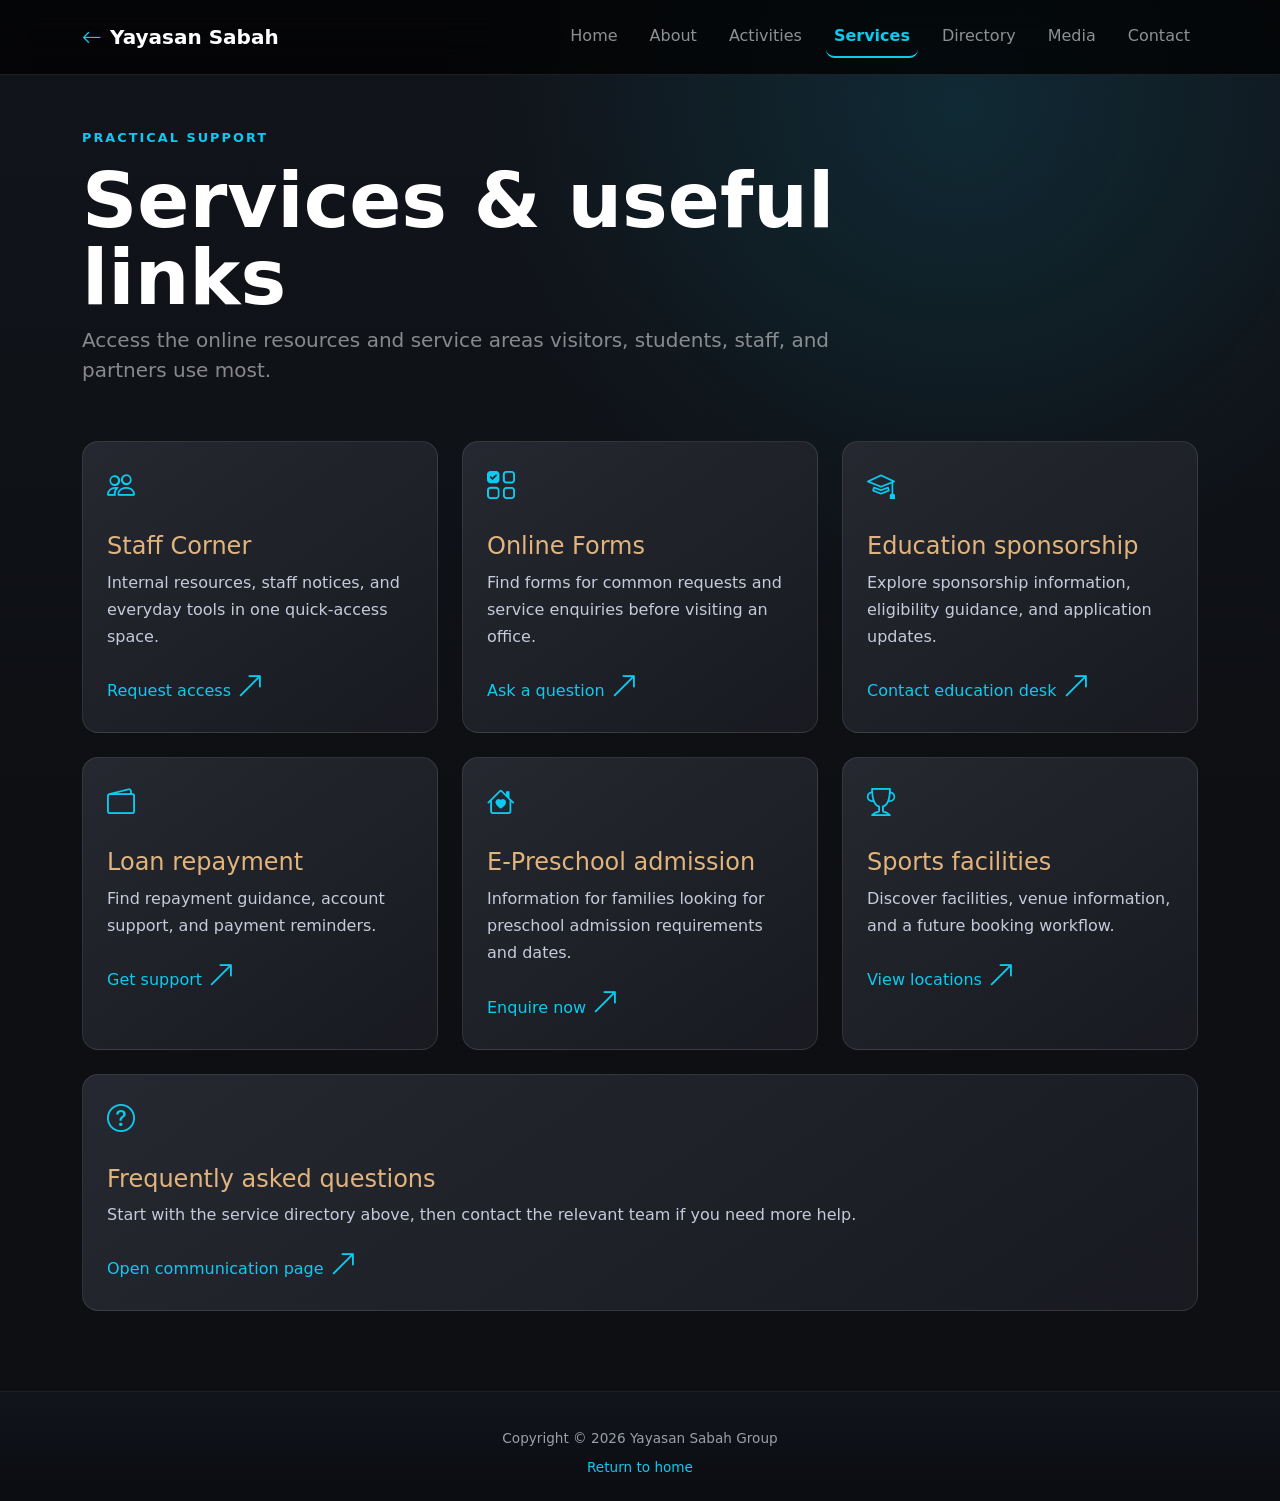
<file: services.html>
<!DOCTYPE html>
<html lang="en"><head><meta charset="UTF-8"><meta name="viewport" content="width=device-width, initial-scale=1.0"><title>Services | Yayasan Sabah</title><link href="https://cdn.jsdelivr.net/npm/bootstrap@5.3.3/dist/css/bootstrap.min.css" rel="stylesheet"><link rel="stylesheet" href="https://cdn.jsdelivr.net/npm/bootstrap-icons@1.11.3/font/bootstrap-icons.min.css"><link rel="stylesheet" href="example.css"></head>
<body class="inner-page"><header class="fixed-top"><nav class="navbar navbar-expand-lg navbar-dark bg-black bg-opacity-75 backdrop-blur border-bottom border-white border-opacity-10 py-3 px-3 px-xl-5"><div class="container"><a class="navbar-brand fw-bold" href="index.html"><i class="bi bi-arrow-left me-2 text-info"></i>Yayasan Sabah</a><button class="navbar-toggler" data-bs-toggle="collapse" data-bs-target="#pageNav" aria-label="Toggle navigation"><span class="navbar-toggler-icon"></span></button><div id="pageNav" class="collapse navbar-collapse"><div class="navbar-nav ms-auto gap-lg-3"><a class="nav-link" href="index.html">Home</a><a class="nav-link" href="about.html">About</a><a class="nav-link" href="activities.html">Activities</a><a class="nav-link active" href="services.html">Services</a><a class="nav-link" href="directory.html">Directory</a><a class="nav-link" href="media.html">Media</a><a class="nav-link" href="contact.html">Contact</a></div></div></div></nav></header>
<main class="inner-page-main"><div class="container"><div class="inner-page-hero"><p class="inner-page-kicker">Practical support</p><h1 class="inner-page-title">Services &amp; useful links</h1><p class="lead text-white-50">Access the online resources and service areas visitors, students, staff, and partners use most.</p></div><div class="row g-4"><div class="col-md-6 col-lg-4"><article class="inner-page-card"><i class="bi bi-people"></i><h2 class="h4 mt-4">Staff Corner</h2><p>Internal resources, staff notices, and everyday tools in one quick-access space.</p><a class="inner-page-link" href="contact.html">Request access <i class="bi bi-arrow-up-right"></i></a></article></div><div class="col-md-6 col-lg-4"><article class="inner-page-card"><i class="bi bi-ui-checks-grid"></i><h2 class="h4 mt-4">Online Forms</h2><p>Find forms for common requests and service enquiries before visiting an office.</p><a class="inner-page-link" href="contact.html">Ask a question <i class="bi bi-arrow-up-right"></i></a></article></div><div class="col-md-6 col-lg-4"><article class="inner-page-card"><i class="bi bi-mortarboard"></i><h2 class="h4 mt-4">Education sponsorship</h2><p>Explore sponsorship information, eligibility guidance, and application updates.</p><a class="inner-page-link" href="contact.html">Contact education desk <i class="bi bi-arrow-up-right"></i></a></article></div><div class="col-md-6 col-lg-4"><article class="inner-page-card"><i class="bi bi-wallet2"></i><h2 class="h4 mt-4">Loan repayment</h2><p>Find repayment guidance, account support, and payment reminders.</p><a class="inner-page-link" href="contact.html">Get support <i class="bi bi-arrow-up-right"></i></a></article></div><div class="col-md-6 col-lg-4"><article class="inner-page-card"><i class="bi bi-house-heart"></i><h2 class="h4 mt-4">E-Preschool admission</h2><p>Information for families looking for preschool admission requirements and dates.</p><a class="inner-page-link" href="contact.html">Enquire now <i class="bi bi-arrow-up-right"></i></a></article></div><div class="col-md-6 col-lg-4"><article class="inner-page-card"><i class="bi bi-trophy"></i><h2 class="h4 mt-4">Sports facilities</h2><p>Discover facilities, venue information, and a future booking workflow.</p><a class="inner-page-link" href="maps.html">View locations <i class="bi bi-arrow-up-right"></i></a></article></div><div class="col-12"><article class="inner-page-card"><i class="bi bi-question-circle"></i><h2 class="h4 mt-4">Frequently asked questions</h2><p>Start with the service directory above, then contact the relevant team if you need more help.</p><a class="inner-page-link" href="contact.html">Open communication page <i class="bi bi-arrow-up-right"></i></a></article></div></div></div></main><footer class="site-footer text-center"><p class="mb-2">Copyright &copy; 2026 Yayasan Sabah Group</p><a class="inner-page-link" href="index.html">Return to home</a></footer><script src="https://cdn.jsdelivr.net/npm/bootstrap@5.3.3/dist/js/bootstrap.bundle.min.js"></script><script src="js/app.js"></script></body></html>
</file>
<file: example.css>
body {
          background-color: #0d0f12;
          font-family: system-ui, -apple-system, "Segoe UI", Roboto, "Helvetica Neue", Arial, sans-serif;
        }

        #links-scroll-section {
          background: linear-gradient(180deg, #0d0f12 0%, #1a1d24 100%);
          min-height: 100vh;
          display: flex;
          flex-direction: column;
          justify-content: center;
        }

        .scroll-container {
          position: relative;
          width: 100%;
          max-width: 1400px;
          margin: 0 auto;
          padding: 0 20px;
        }

        .cards-wrapper {
          display: flex;
          overflow-x: auto;
          scroll-snap-type: x mandatory;
          -webkit-overflow-scrolling: touch;
          gap: 1.5rem;
          padding: 1rem 0 2rem 0;
          scroll-behavior: smooth;
          /* Hide scrollbar for cleaner look like the hero sections */
          scrollbar-width: none; 
          -ms-overflow-style: none;
        }
        
        .cards-wrapper::-webkit-scrollbar {
          display: none; 
        }

        /* 
          ========================================
          CARD STYLING (Matching 6-Card Theme)
          ========================================
        */
        .card-horizontal {
          background: linear-gradient(145deg, #252830 0%, #181a20 100%);
          border: 1px solid rgba(255, 255, 255, 0.1) !important;
          border-radius: 1rem; /* rounded-4 */
          flex: 0 0 320px; /* Fixed width for horizontal scroll */
          scroll-snap-align: start;
          display: flex;
          flex-direction: column;
          overflow: hidden;
          transition: transform 0.3s ease, box-shadow 0.3s ease;
          box-shadow: 0 1rem 3rem rgba(0,0,0,0.5) !important;
        }

        .card-horizontal:hover {
          transform: translateY(-5px);
          box-shadow: 0 1.5rem 4rem rgba(0,0,0,0.7) !important;
          border-color: rgba(255, 255, 255, 0.2) !important;
        }

        .card-horizontal img {
          width: 100%;
          height: 180px;
          object-fit: cover;
          border-bottom: 1px solid rgba(255, 255, 255, 0.05);
          opacity: 0.85;
          transition: opacity 0.3s ease;
        }

        .card-horizontal:hover img {
          opacity: 1;
        }

        .card-body-custom {
          padding: 1.5rem;
          display: flex;
          flex-direction: column;
          flex-grow: 1;
          justify-content: space-between;
        }

        /* Base Dark Card Styling & Transition */
      .announcement-card-dark {
        background: linear-gradient(145deg, #252830 0%, #181a20 100%);
        border: 1px solid rgba(255, 255, 255, 0.1) !important;
        transition: transform 0.35s cubic-bezier(0.165, 0.84, 0.44, 1), 
                    box-shadow 0.35s ease, 
                    border-color 0.35s ease;
        cursor: pointer;
      }

      /* Hover Elevation & Border Highlight */
      .announcement-card-dark:hover {
        transform: translateY(-6px);
        box-shadow: 0 1.5rem 3.5rem rgba(0, 0, 0, 0.75) !important;
        border-color: rgba(255, 255, 255, 0.3) !important;
      }

      /* Image Smooth Zoom on Hover */
      .announcement-card-dark img {
        transition: transform 0.5s ease, opacity 0.3s ease;
      }

      .announcement-card-dark:hover img {
        transform: scale(1.06);
        opacity: 0.95 !important;
      }

      /* Card Button Hover Highlight */
      .announcement-card-dark:hover .btn-card-action {
        background-color: #252830 !important;
        border-color: rgba(255, 255, 255, 0.4) !important;
        color: #ffffff !important;
      }

        /* 
          ========================================
          NAVIGATION ARROWS
          ========================================
        */
        .scroll-btn {
          position: absolute;
          top: 50%;
          transform: translateY(-50%);
          background-color: #000;
          border: 1px solid rgba(255,255,255,0.2);
          border-radius: 50%;
          width: 50px;
          height: 50px;
          color: #fff;
          font-size: 1.5rem;
          display: flex;
          align-items: center;
          justify-content: center;
          cursor: pointer;
          box-shadow: 0 0.5rem 1.5rem rgba(0,0,0,0.5);
          transition: all 0.3s ease;
          z-index: 20;
        }

        .scroll-btn:hover {
          background-color: #252830;
          border-color: rgba(255,255,255,0.4);
        }

        .scroll-btn.left { left: 5px; }
        .scroll-btn.right { right: 5px; }

        @media (max-width: 767.98px) {
          .scroll-btn { display: none; }
          .cards-wrapper { padding-left: 15px; padding-right: 15px; }
        }

        /* 6 CARD HERO SECTION */
        /* Card Elevation & Border Highlight on Hover */
        .hero-card-dark:hover {
          transform: translateY(-6px);
          box-shadow: 0 1.5rem 3.5rem rgba(0, 0, 0, 0.75) !important;
          border-color: rgba(255, 255, 255, 0.3) !important;
        }

        /* Icon Circle Zoom Effect */
        .hero-card-dark .card-icon-wrapper {
          transition: transform 0.35s ease, background-color 0.3s ease;
        }

        .hero-card-dark:hover .card-icon-wrapper {
          transform: scale(1.1);
          background-color: rgba(13, 202, 240, 0.2) !important;
        }

        /* Button Highlight on Card Hover */
        .hero-card-dark:hover .btn-card-action {
          background-color: #252830 !important;
          border-color: rgba(255, 255, 255, 0.4) !important;
          color: #ffffff !important;
        }

        .skip-link {
        position: absolute;
        top: -40px;
        left: 0;
        background: #0d6efd;
        color: white;
        padding: 8px;
        z-index: 100;
        transition: top 0.3s;
        }
        .skip-link:focus {
        top: 0;
        }

        /* Services Section Background*/
        .bg-services{
            background: linear-gradient(rgba(255,255,255,0.9), rgba(255, 255, 255, 0.9)),
                        url('https://img.freepik.com/free-vector/watercolor-light-peach-background_23-2150268733.jpg?w=2000') center/cover no-repeat;
        }

        .bg-announcements{
            background: linear-gradient(rgba(248,249,250,0.9), rgba(248,249,250,0.9)),
                        url('https://img.freepik.com/free-vector/watercolor-light-peach-background_23-2150268733.jpg?w=2000') center/cover no-repeat;
        }
        .speech-section {
    background: #0d0a0e;
    color: #ffffff;
    font-family: 'Georgia', serif;
  }

  /* Left Column Video Player */
  .speech-video-col {
    position: relative;
    min-height: 450px;
    background-color: #000000;
    overflow: hidden;
  }

  /* Embedded Video Styling */
  .speech-video-element {
    width: 100%;
    height: 100%;
    min-height: 450px;
    object-fit: cover;
    display: block;
  }

  /* Right Column Background Image & Dark Overlay */
  .speech-right-panel {
    position: relative;
    /* Replace with your image asset path */
    background-image: url('https://images.unsplash.com/photo-1518709268805-4e9042af9f23?auto=format&fit=crop&w=1200&q=80');
    background-size: cover;
    background-position: center;
    background-repeat: no-repeat;
  }

  /* Dark Overlay over the Right Panel Image for Text Readability */
  .speech-right-panel::before {
    content: '';
    position: absolute;
    inset: 0;
    background: linear-gradient(135deg, rgba(20, 15, 22, 0.88) 0%, rgba(55, 18, 28, 0.92) 100%);
    z-index: 1;
  }

  .speech-right-panel-content {
    position: relative;
    z-index: 2;
  }

  .speech-title {
    font-family: 'Georgia', serif;
    font-size: clamp(2.2rem, 5vw, 3.5rem);
    font-weight: 700;
    line-height: 1.1;
    color: #ffffff;
  }

  .speech-subtitle {
    font-style: italic;
    color: #e3d2c3;
    font-size: 1.2rem;
    line-height: 1.5;
  }

  /* Quote box with cyan accent bar */
  .speech-quote-box {
    background: rgba(0, 0, 0, 0.35);
    border: 1px solid rgba(255, 255, 255, 0.12);
    border-left: 4px solid #00b4d8 !important;
    padding: 1.75rem;
    border-radius: 0 0.5rem 0.5rem 0;
    backdrop-filter: blur(8px);
  }

  .speech-quote-text {
    font-style: italic;
    color: #f7ede2;
    font-size: 1.2rem;
    line-height: 1.6;
    margin: 0;
  }

  .speech-attribution {
    color: #cbab90;
    font-size: 0.95rem;
    font-weight: 600;
    line-height: 1.4;
  }

  /* Show More Button */
  .btn-speech-more {
    background: rgba(0, 0, 0, 0.5);
    color: #e3d2c3;
    border: 1px solid rgba(227, 210, 195, 0.3);
    transition: all 0.35s ease;
  }

  .btn-speech-more:hover, 
  .btn-speech-more:focus {
    background: rgba(227, 210, 195, 0.2);
    color: #ffffff;
    border-color: #00b4d8;
    box-shadow: 0 0 15px rgba(0, 180, 216, 0.35);
  }

  /* Video Gallery Card Styling */
  .video-card {
    background: rgba(20, 14, 20, 0.6);
    border: 1px solid rgba(255, 255, 255, 0.1);
    border-radius: 1rem;
    overflow: hidden;
    transition: transform 0.35s ease, box-shadow 0.35s ease, border-color 0.35s ease;
    cursor: pointer;
  }

  .video-card:hover {
    transform: translateY(-5px);
    box-shadow: 0 1rem 2.5rem rgba(0, 0, 0, 0.6);
    border-color: rgba(0, 180, 216, 0.5);
  }

  .video-thumb-container {
    position: relative;
    height: 180px;
    overflow: hidden;
  }

  .video-thumb-container img {
    width: 100%;
    height: 100%;
    object-fit: cover;
    transition: transform 0.5s ease, opacity 0.3s ease;
    opacity: 0.8;
  }

  .video-card:hover .video-thumb-container img {
    transform: scale(1.06);
    opacity: 0.95;
  }

  .play-icon-overlay {
    position: absolute;
    inset: 0;
    display: flex;
    align-items: center;
    justify-content: center;
    background: rgba(0, 0, 0, 0.3);
    transition: background 0.3s ease;
  }

  .video-card:hover .play-icon-overlay {
    background: rgba(0, 0, 0, 0.1);
  }

  .play-btn-circle {
    width: 50px;
    height: 50px;
    background: rgba(0, 180, 216, 0.85);
    color: #ffffff;
    border-radius: 50%;
    display: flex;
    align-items: center;
    justify-content: center;
    font-size: 1.25rem;
    transition: transform 0.3s ease, background-color 0.3s ease;
    box-shadow: 0 4px 15px rgba(0, 0, 0, 0.4);
  }

  .video-card:hover .play-btn-circle {
    transform: scale(1.15);
    background: #00b4d8;
  }
  /* Base Dark Background */
  .related-links-section {
    background: linear-gradient(180deg, #0e1015 0%, #161a22 100%);
    color: #ffffff;
    font-family: system-ui, -apple-system, "Segoe UI", Roboto, "Helvetica Neue", Arial, sans-serif;
    position: relative;
    overflow: hidden;
  }

  /* Orbital Container Wrapper */
  .orbit-wrapper {
    position: relative;
    width: 100%;
    min-height: 720px;
    display: flex;
    align-items: center;
    justify-content: center;
  }

  /* Central Ambient Cyan Glow */
  .orbit-bg-glow {
    position: absolute;
    width: 500px;
    height: 500px;
    background: radial-gradient(circle, rgba(13, 202, 240, 0.08) 0%, rgba(0, 0, 0, 0) 70%);
    top: 50%;
    left: 50%;
    transform: translate(-50%, -50%);
    pointer-events: none;
    z-index: 0;
  }

  /* SVG Ring Line */
  .orbit-ring-svg {
    position: absolute;
    width: 82%;
    height: 82%;
    top: 9%;
    left: 9%;
    pointer-events: none;
    z-index: 1;
  }

  /* Center Content Header */
  .orbit-center-content {
    position: absolute;
    top: 50%;
    left: 50%;
    transform: translate(-50%, -50%);
    z-index: 2;
    text-align: center;
    max-width: 480px;
    padding: 1rem;
  }

  .orbit-subtitle {
    color: #0dcaf0;
    font-size: 0.9rem;
    font-weight: 700;
    letter-spacing: 1.5px;
    text-transform: uppercase;
  }

  .orbit-title {
    font-size: clamp(2.5rem, 4.5vw, 3.5rem);
    font-weight: 800;
    color: #ffffff;
    letter-spacing: -0.5px;
    line-height: 1.1;
  }

  .orbit-description {
    color: #9aa0a6;
    font-size: 1.05rem;
    line-height: 1.5;
    font-weight: 400;
  }

  /* Transparent Node Anchor (No white circle, no borders) */
  .orbit-node {
    position: absolute;
    width: 120px;
    height: 120px;
    background: transparent;
    border: none;
    outline: none;
    padding: 0;
    display: flex;
    align-items: center;
    justify-content: center;
    text-decoration: none;
    transform: translate(-50%, -50%);
    transition: transform 0.35s cubic-bezier(0.165, 0.84, 0.44, 1);
    z-index: 3;
    cursor: pointer;
  }

  /* Pure Image Styling with Ambient Drop Shadow */
  .orbit-node-img {
    max-width: 100%;
    max-height: 100%;
    object-fit: contain;
    display: block;
    filter: drop-shadow(0 6px 12px rgba(0, 0, 0, 0.6));
    transition: transform 0.35s ease, filter 0.35s ease;
  }

  /* Hover Lift & Cyan Glow on the Image directly */
  .orbit-node:hover {
    transform: translate(-50%, -50%) scale(1.2);
  }

  .orbit-node:hover .orbit-node-img {
    filter: drop-shadow(0 0 18px rgba(13, 202, 240, 0.85));
  }

  /* Desktop Radial Node Positions */
  @media (min-width: 992px) {
    .node-1  { top: 6%;  left: 50%; }
    .node-2  { top: 12%; left: 67%; }
    .node-3  { top: 26%; left: 81%; }
    .node-4  { top: 46%; left: 87%; }
    .node-5  { top: 68%; left: 81%; }
    .node-6  { top: 85%; left: 64%; }
    .node-7  { top: 88%; left: 44%; }
    .node-8  { top: 81%; left: 26%; }
    .node-9  { top: 62%; left: 14%; }
    .node-10 { top: 38%; left: 13%; }
    .node-11 { top: 17%; left: 28%; }
  }

  /* Responsive Mobile/Tablet Grid (< 992px) */
  @media (max-width: 991.98px) {
    .orbit-wrapper {
      min-height: auto;
      flex-direction: column;
      padding-top: 3rem;
      padding-bottom: 3rem;
    }

    .orbit-ring-svg, .orbit-bg-glow {
      display: none;
    }

    .orbit-center-content {
      position: relative;
      top: 0;
      left: 0;
      transform: none;
      margin-bottom: 3rem;
    }

    .mobile-orbit-grid {
      display: flex;
      flex-wrap: wrap;
      justify-content: center;
      gap: 1.5rem;
      z-index: 3;
    }

    .orbit-node {
      position: relative !important;
      top: auto !important;
      left: auto !important;
      transform: none !important;
      width: 100px;
      height: 100px;
    }

    .orbit-node:hover {
      transform: translateY(-5px) !important;
    }
  }

  /* Base Dark Gradient Background */
  .maps-hero-section {
    background: linear-gradient(180deg, #0e1015 0%, #161a22 100%);
    color: #ffffff;
    font-family: system-ui, -apple-system, "Segoe UI", Roboto, "Helvetica Neue", Arial, sans-serif;
    position: relative;
    overflow: hidden;
  }

  /* Centered Header Wrapper */
  .maps-header-wrapper {
    max-width: 650px;
    margin: 0 auto;
  }

  .maps-subtitle {
    color: #0dcaf0;
    font-size: 0.85rem;
    font-weight: 700;
    letter-spacing: 1.5px;
    text-transform: uppercase;
  }

  .maps-title {
    font-size: clamp(2.5rem, 5vw, 3.8rem);
    font-weight: 800;
    color: #ffffff;
    letter-spacing: -0.5px;
    line-height: 1.15;
  }

  .maps-description {
    color: #9aa0a6;
    font-size: 1.05rem;
    line-height: 1.6;
    font-weight: 400;
  }

  /* CTA Button Matching Cyan Accent */
  .btn-maps-action {
    background: #0dcaf0;
    color: #0e1015;
    font-weight: 700;
    font-size: 0.95rem;
    padding: 0.75rem 2.25rem;
    border-radius: 50rem;
    border: none;
    transition: all 0.35s ease;
    box-shadow: 0 0 20px rgba(13, 202, 240, 0.3);
    text-decoration: none !important;
    display: inline-block;
  }

  .btn-maps-action:hover {
    background: #33d5f5;
    color: #0e1015;
    transform: translateY(-2px);
    box-shadow: 0 0 30px rgba(13, 202, 240, 0.6);
  }

  /* Interactive Map Frame (Dark Slate with Cyan Ambient Glow) */
  .maps-frame-container {
    max-width: 980px;
    width: 100%;
    height: 500px;
    margin: 0 auto;
    border-radius: 1.25rem;
    overflow: hidden;
    background-color: #171a22;
    border: 1px solid rgba(255, 255, 255, 0.12);
    box-shadow: 0 1rem 3rem rgba(0, 0, 0, 0.75), 0 0 20px rgba(13, 202, 240, 0.2);
    transition: border-color 0.35s ease, box-shadow 0.35s ease;
    position: relative;
    z-index: 2;
  }

  .maps-frame-container:hover {
    border-color: rgba(13, 202, 240, 0.5);
    box-shadow: 0 1.25rem 3.5rem rgba(0, 0, 0, 0.85), 0 0 30px rgba(13, 202, 240, 0.35);
  }

  .maps-iframe {
    width: 100%;
    height: 100%;
    border: 0;
    display: block;
  }

  @media (max-width: 767.98px) {
    .maps-frame-container {
      height: 380px;
      border-radius: 1rem;
    }
  }

  /* Base Section Background */
  .comm-hero-section {
    background: linear-gradient(180deg, #0e1015 0%, #161a22 100%);
    color: #ffffff;
    font-family: system-ui, -apple-system, "Segoe UI", Roboto, "Helvetica Neue", Arial, sans-serif;
    position: relative;
    overflow: hidden;
  }

  /* Centered Header */
  .comm-header-wrapper {
    max-width: 650px;
    margin: 0 auto;
  }

  .comm-subtitle {
    color: #0dcaf0;
    font-size: 0.85rem;
    font-weight: 700;
    letter-spacing: 1.5px;
    text-transform: uppercase;
  }

  .comm-title {
    font-size: clamp(2.5rem, 5vw, 3.8rem);
    font-weight: 800;
    color: #ffffff;
    letter-spacing: -0.5px;
    line-height: 1.15;
  }

  .comm-description {
    color: #9aa0a6;
    font-size: 1.05rem;
    line-height: 1.6;
    font-weight: 400;
  }

  /* Content Container Limits */
  .comm-content-wrapper {
    max-width: 960px;
    margin: 0 auto;
  }

  /* Dark Slate Card Styling */
  .comm-card {
    background: #181c26;
    border: 1px solid rgba(255, 255, 255, 0.08);
    border-radius: 1.25rem;
    overflow: hidden;
    box-shadow: 0 0.75rem 2rem rgba(0, 0, 0, 0.5);
    transition: border-color 0.35s ease, box-shadow 0.35s ease, transform 0.35s ease;
  }

  .comm-card:hover {
    border-color: rgba(13, 202, 240, 0.4);
    box-shadow: 0 1rem 2.5rem rgba(0, 0, 0, 0.7), 0 0 20px rgba(13, 202, 240, 0.2);
    transform: translateY(-3px);
  }

  /* Card Golden Serif Headings (Matches Screenshot) */
  .comm-card-title {
    font-family: 'Georgia', serif;
    color: #e2b47d;
    font-size: 1.6rem;
    font-weight: 700;
    line-height: 1.3;
  }

  /* Card Body Text */
  .comm-card-text {
    color: #c5cbda;
    font-size: 0.95rem;
    line-height: 1.6;
  }

  .comm-card-text a {
    color: #0dcaf0;
    text-decoration: none;
    transition: color 0.2s ease;
  }

  .comm-card-text a:hover {
    color: #33d5f5;
    text-decoration: underline;
  }

  /* Card Image Frame */
  .comm-card-img-col {
    position: relative;
    min-height: 240px;
  }

  .comm-card-img {
    width: 100%;
    height: 100%;
    object-fit: cover;
    display: block;
    position: absolute;
    top: 0;
    left: 0;
  }

  /* Grid Layout for Bottom Contact Card */
  .comm-sub-heading {
    font-family: 'Georgia', serif;
    color: #e2b47d;
    font-size: 1.15rem;
    font-weight: 700;
  }

  .comm-sub-text {
    color: #c5cbda;
    font-size: 0.9rem;
  }

  @media (max-width: 991.98px) {
    .comm-card-img-col {
      position: relative;
      min-height: 220px;
    }

    .comm-card-img {
      position: relative;
      height: 220px;
    }
  }

  .site-footer {
    background: linear-gradient(180deg, #11141b 0%, #0a0c10 100%);
    border-top: 1px solid rgba(255, 255, 255, 0.08);
    color: #9aa0a6;
    font-family: system-ui, -apple-system, "Segoe UI", Roboto, "Helvetica Neue", Arial, sans-serif;
    font-size: 0.85rem;
    padding: 2.25rem 1rem 1.5rem 1rem;
    position: relative;
  }

  /* Center Logos Flex Wrapper */
  .footer-logos {
    display: flex;
    align-items: center;
    justify-content: center;
    gap: 1.5rem;
    margin-bottom: 1.25rem;
  }

  /* Fixed Bounding Box to Force ALL External Logos to Stay Small & Uniform */
  .footer-logo-box {
    width: 60px;
    height: 40px;
    display: flex;
    align-items: center;
    justify-content: center;
    flex-shrink: 0;
  }

  .footer-logo-img {
    max-width: 100% !important;
    max-height: 100% !important;
    width: auto !important;
    height: auto !important;
    object-fit: contain;
    display: block;
    filter: drop-shadow(0 2px 4px rgba(0, 0, 0, 0.6));
    transition: transform 0.3s ease, filter 0.3s ease;
  }

  .footer-logo-box:hover .footer-logo-img {
    transform: translateY(-2px) scale(1.08);
    filter: drop-shadow(0 0 8px rgba(13, 202, 240, 0.5));
  }

  /* Center Social Icons */
  .footer-socials {
    display: flex;
    align-items: center;
    justify-content: center;
    gap: 1.25rem;
    margin-bottom: 1.25rem;
  }

  .footer-social-link {
    color: #c5cbda;
    display: inline-flex;
    align-items: center;
    justify-content: center;
    width: 36px;
    height: 36px;
    border-radius: 50%;
    background: rgba(255, 255, 255, 0.04);
    border: 1px solid rgba(255, 255, 255, 0.1);
    transition: all 0.3s ease;
    text-decoration: none;
  }

  .footer-social-link svg {
    width: 16px;
    height: 16px;
    fill: currentColor;
    transition: fill 0.3s ease;
  }

  .footer-social-link:hover {
    color: #0dcaf0;
    background: rgba(13, 202, 240, 0.1);
    border-color: rgba(13, 202, 240, 0.4);
    transform: translateY(-2px);
    box-shadow: 0 0 12px rgba(13, 202, 240, 0.3);
  }

  /* Footer Centered Links & Metadata */
  .footer-info {
    text-align: center;
    max-width: 650px;
    margin: 0 auto;
    line-height: 1.6;
  }

  .footer-copyright {
    color: #d1d5db;
    font-weight: 500;
    margin-bottom: 0.35rem;
  }

  .footer-nav-links {
    margin-bottom: 0.35rem;
  }

  .footer-nav-links a {
    color: #9aa0a6;
    text-decoration: none;
    transition: color 0.2s ease;
  }

  .footer-nav-links a:hover {
    color: #0dcaf0;
    text-decoration: underline;
  }

  .footer-nav-separator {
    color: #4b5563;
    margin: 0 0.4rem;
  }

  .footer-meta-text {
    font-size: 0.8rem;
    color: #6b7280;
  }

  /* Smooth page scrolling */
html {
  scroll-behavior: smooth;
  scroll-padding-top: 85px; /* Offset so header doesn't cover section titles */
}

/* Glassmorphism Blur Header */
.backdrop-blur {
  backdrop-filter: blur(16px);
  -webkit-backdrop-filter: blur(16px);
}

/* Active Link Glow Effect when scrolling through sections */
.navbar-nav .nav-link.active {
  color: #0dcaf0 !important; /* Vibrant Cyan matching hero design */
  font-weight: 700 !important;
  border-bottom: 2px solid #0dcaf0;
}

.navbar-nav .nav-link {
  position: relative;
  border-radius: 0.55rem;
  transition: color 0.25s ease, background-color 0.25s ease;
}

.navbar-nav .nav-link:hover,
.navbar-nav .nav-link:focus-visible,
.navbar-nav .show > .nav-link {
  color: #ffffff !important;
  background: rgba(13, 202, 240, 0.08);
}

.navbar-nav .dropdown-toggle::after {
  margin-left: 0.45rem;
  vertical-align: 0.12em;
  border-top-color: rgba(255, 255, 255, 0.55);
  transition: transform 0.25s ease, border-top-color 0.25s ease;
}

.navbar-nav .show > .dropdown-toggle::after {
  transform: rotate(180deg);
  border-top-color: #0dcaf0;
}

.nav-dropdown-panel {
  min-width: 18rem;
  padding: 0.55rem;
  margin-top: 0.75rem !important;
  border: 1px solid rgba(13, 202, 240, 0.2) !important;
  border-radius: 0.9rem;
  background: rgba(18, 22, 30, 0.94) !important;
  box-shadow: 0 1.5rem 3rem rgba(0, 0, 0, 0.55), 0 0 2rem rgba(13, 202, 240, 0.08);
  backdrop-filter: blur(18px);
  -webkit-backdrop-filter: blur(18px);
  animation: nav-panel-in 0.22s ease both;
}

.nav-dropdown-item {
  display: grid !important;
  grid-template-columns: 2rem 1fr auto;
  align-items: center;
  gap: 0.7rem;
  min-height: 3.65rem;
  padding: 0.7rem 0.75rem !important;
  border-radius: 0.65rem;
  color: #d8dee9 !important;
  white-space: normal;
  transition: color 0.2s ease, background-color 0.2s ease, transform 0.2s ease;
}

.nav-dropdown-item > .bi:first-child {
  display: grid;
  width: 2rem;
  height: 2rem;
  place-items: center;
  border: 1px solid rgba(13, 202, 240, 0.22);
  border-radius: 0.55rem;
  color: #0dcaf0;
  background: rgba(13, 202, 240, 0.08);
}

.nav-dropdown-item span {
  display: flex;
  min-width: 0;
  flex-direction: column;
  gap: 0.18rem;
}

.nav-dropdown-item strong {
  color: #ffffff;
  font-size: 0.86rem;
  font-weight: 650;
}

.nav-dropdown-item small {
  color: #8f9aaa;
  font-size: 0.7rem;
  line-height: 1.25;
}

.nav-dropdown-arrow {
  color: #677384;
  font-size: 0.8rem;
  transition: color 0.2s ease, transform 0.2s ease;
}

.nav-dropdown-item:hover,
.nav-dropdown-item:focus-visible {
  color: #ffffff !important;
  background: rgba(13, 202, 240, 0.12) !important;
  transform: translateX(3px);
}

.nav-dropdown-item:hover .nav-dropdown-arrow,
.nav-dropdown-item:focus-visible .nav-dropdown-arrow {
  color: #0dcaf0;
  transform: translate(2px, -2px);
}

@keyframes nav-panel-in {
  from { opacity: 0; transform: translateY(-0.4rem) scale(0.98); }
  to { opacity: 1; transform: translateY(0) scale(1); }
}

@media (min-width: 992px) {
  .navbar .dropdown:hover > .dropdown-menu {
    display: block;
  }
}

@media (max-width: 991.98px) {
  .navbar-nav {
    align-items: stretch !important;
    padding-top: 0.75rem;
  }

  .navbar-nav .nav-link {
    padding: 0.75rem 1rem !important;
  }

  .nav-dropdown-panel {
    min-width: 0;
    margin: 0.3rem 0 0.55rem !important;
    border-radius: 0.7rem;
    box-shadow: none;
    animation: none;
  }
}

.reading-progress {
  position: fixed;
  top: 0;
  left: 0;
  width: 0;
  height: 3px;
  background: #0dcaf0;
  box-shadow: 0 0 12px rgba(13, 202, 240, 0.8);
  z-index: 1100;
  transition: width 0.1s linear;
}

.navbar.is-scrolled {
  background-color: rgba(0, 0, 0, 0.88) !important;
  box-shadow: 0 0.75rem 2rem rgba(0, 0, 0, 0.25);
}

.back-to-top {
  position: fixed;
  right: 1.25rem;
  bottom: 1.25rem;
  width: 44px;
  height: 44px;
  display: grid;
  place-items: center;
  border: 1px solid rgba(13, 202, 240, 0.45);
  border-radius: 50%;
  background: #11141b;
  color: #0dcaf0;
  opacity: 0;
  pointer-events: none;
  transform: translateY(12px);
  transition: opacity 0.25s ease, transform 0.25s ease, background-color 0.25s ease;
  z-index: 1050;
}

.back-to-top.is-visible {
  opacity: 1;
  pointer-events: auto;
  transform: translateY(0);
}

.back-to-top:hover,
.back-to-top:focus-visible {
  background: #0dcaf0;
  color: #0e1015;
}

.site-search-panel {
  position: fixed;
  inset: 0;
  display: flex;
  align-items: flex-start;
  justify-content: center;
  padding: 6rem 1rem 1rem;
  background: rgba(5, 7, 10, 0.76);
  opacity: 0;
  pointer-events: none;
  transition: opacity 0.2s ease;
  z-index: 1090;
}

.site-search-panel.is-open {
  opacity: 1;
  pointer-events: auto;
}

.site-search-dialog {
  width: min(100%, 620px);
  padding: 1.5rem;
  border: 1px solid rgba(255, 255, 255, 0.15);
  border-radius: 1rem;
  background: #181c26;
  box-shadow: 0 1.5rem 4rem rgba(0, 0, 0, 0.55);
  transform: translateY(-12px);
  transition: transform 0.2s ease;
}

.site-search-panel.is-open .site-search-dialog {
  transform: translateY(0);
}

.site-search-result {
  display: flex;
  align-items: center;
  justify-content: space-between;
  gap: 1rem;
  padding: 0.75rem 0;
  border-bottom: 1px solid rgba(255, 255, 255, 0.1);
  color: #ffffff;
  text-decoration: none;
}

.site-search-result:hover,
.site-search-result:focus-visible {
  color: #0dcaf0;
}

@media (max-width: 575.98px) {
  .site-search-panel {
    padding-top: 5rem;
  }

  .site-search-dialog {
    padding: 1.1rem;
  }
}

.card-reveal {
  opacity: 0;
  filter: blur(8px);
  transform: translateY(48px) scale(0.94);
  transition: opacity 0.8s ease var(--reveal-delay, 0ms),
              filter 0.8s ease var(--reveal-delay, 0ms),
              transform 0.8s cubic-bezier(0.165, 0.84, 0.44, 1) var(--reveal-delay, 0ms),
              box-shadow 0.35s ease,
              border-color 0.35s ease;
  will-change: opacity, filter, transform;
}

.card-reveal.is-visible {
  opacity: 1;
  filter: blur(0);
  transform: translateY(0) scale(1);
}

/* Shared layout for linked portal pages. */
.inner-page {
  min-height: 100vh;
  background: #0d0f12;
  color: #ffffff;
}

.inner-page-main {
  padding-top: 8rem;
  padding-bottom: 5rem;
  background: radial-gradient(circle at 75% 8%, rgba(13, 202, 240, 0.12), transparent 30rem), linear-gradient(180deg, #11141b 0%, #0d0f12 65%);
}

.inner-page-hero {
  max-width: 820px;
  margin-bottom: 3.5rem;
}

.inner-page-kicker {
  color: #0dcaf0;
  font-size: 0.8rem;
  font-weight: 700;
  letter-spacing: 0.16em;
  text-transform: uppercase;
}

.inner-page-title {
  font-size: clamp(2.5rem, 6vw, 5rem);
  line-height: 1;
  font-weight: 800;
}

.inner-page-card {
  height: 100%;
  padding: 1.5rem;
  background: linear-gradient(145deg, #252830 0%, #181a20 100%);
  border: 1px solid rgba(255, 255, 255, 0.1);
  border-radius: 1rem;
  transition: transform 0.3s ease, border-color 0.3s ease, box-shadow 0.3s ease;
}

.inner-page-card:hover {
  transform: translateY(-5px);
  border-color: rgba(13, 202, 240, 0.45);
  box-shadow: 0 1.5rem 3rem rgba(0, 0, 0, 0.45);
}

.inner-page-card .bi {
  color: #0dcaf0;
  font-size: 1.75rem;
}

.inner-page-card h2,
.inner-page-card h3 {
  color: #e2b47d;
}

.inner-page-card p,
.inner-page-card li {
  color: #c5cbda;
  line-height: 1.7;
}

.inner-page-link {
  color: #0dcaf0;
  text-decoration: none;
}

.inner-page-link:hover {
  color: #ffffff;
}

@media (max-width: 575.98px) {
  .inner-page-main {
    padding-top: 7rem;
  }
}

@media (prefers-reduced-motion: reduce) {
  .card-reveal,
  .card-reveal.is-visible {
    opacity: 1;
    filter: none;
    transform: none;
    transition: none;
  }
}
</file>
